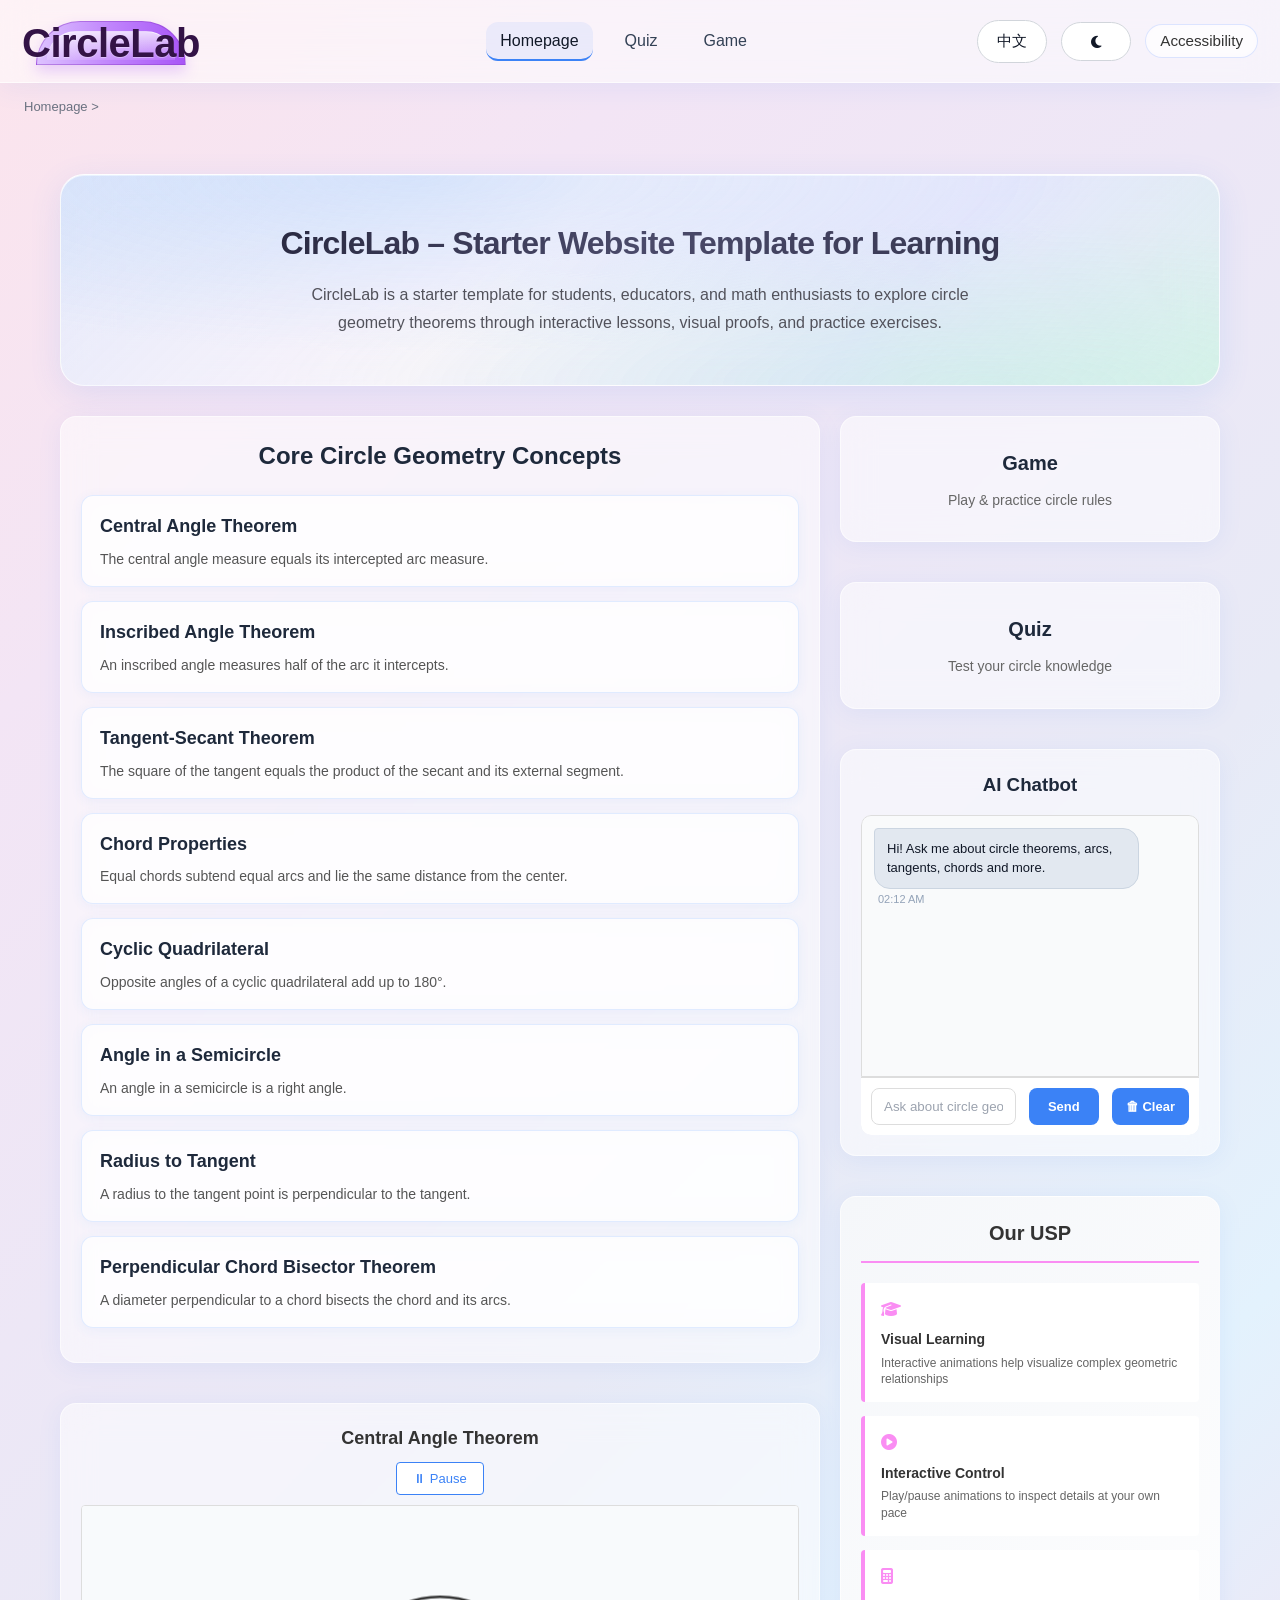
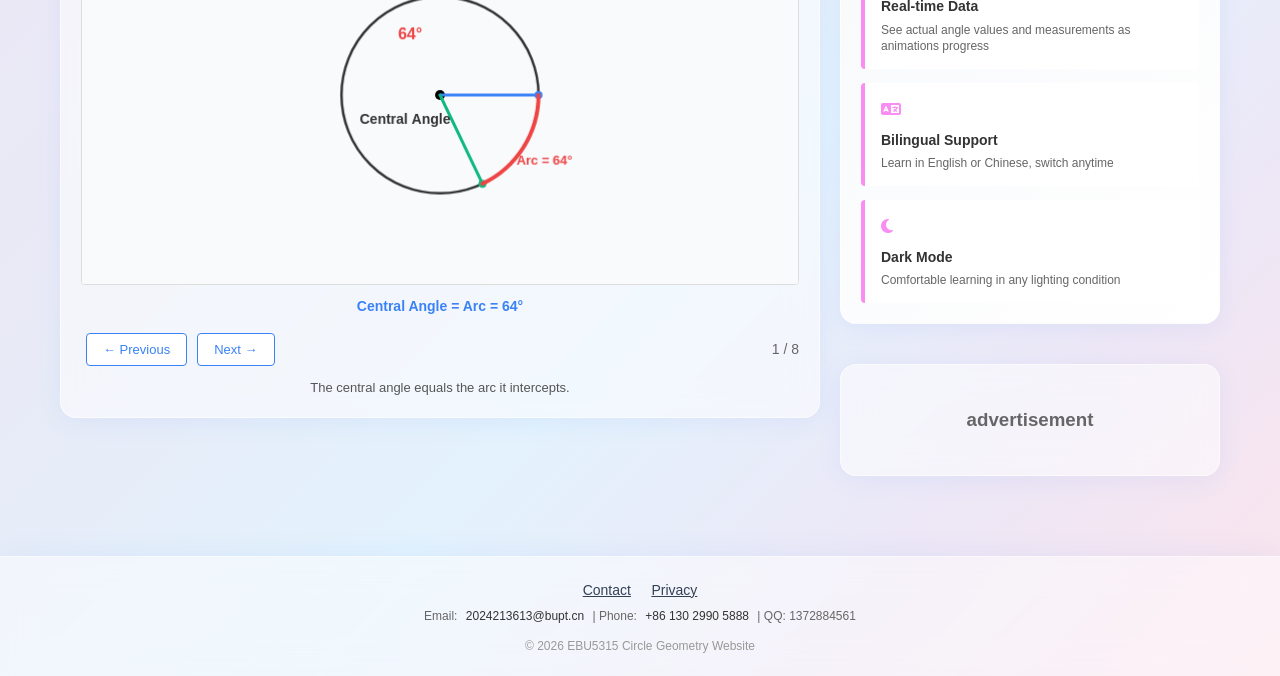
<file: Homepage/index.html>
<!DOCTYPE html>
<html lang="en">
<head>
    <meta charset="UTF-8">
    <meta name="viewport" content="width=device-width, initial-scale=1.0">
    <title>CircleLab - Learn Circle Geometry</title>
    <!-- 外部CSS文件引入（作业要求） -->
    <link rel="stylesheet" href="styles.css">
    <!-- 引入字体图标（简约风格） -->
    <link rel="stylesheet" href="https://cdnjs.cloudflare.com/ajax/libs/font-awesome/6.4.0/css/all.min.css">
</head>
<body>
    <!-- 头部导航栏 -->
    <nav class="navbar">
        <a href="index.html" class="logo brand-logo" aria-label="CircleLab homepage">
            <span class="brand-lockup" aria-hidden="true">
                <span class="brand-mark"></span>
                <span class="brand-text">CircleLab</span>
            </span>
        </a>
        <ul class="nav-menu">
            <li><a href="index.html" class="nav-link active">Homepage</a></li>
            <li><a href="../Quiz/quiz.html" class="nav-link">Quiz</a></li>
            <li><a href="../Game/game.html" class="nav-link">Game</a></li>
        </ul>
        <div class="nav-right">
            <!-- 中英双语切换 -->
            <button id="langToggle" class="lang-btn">中文</button>
            <!-- 夜间/日间模式切换按钮 -->
            <button id="themeToggle" class="theme-btn" title="切换日夜模式"><i class="fas fa-moon"></i></button>
            <button id="a11yToggleBtn" class="a11y-toggle-btn" type="button" aria-expanded="false">Accessibility</button>
            <div id="a11yPanel" class="a11y-panel" aria-label="Accessibility controls">
                <div class="a11y-controls">
                    <button id="fontDownBtn" class="a11y-btn" type="button">A-</button>
                    <button id="fontResetBtn" class="a11y-btn" type="button">A</button>
                    <button id="fontUpBtn" class="a11y-btn" type="button">A+</button>
                    <button id="colorSafeToggle" class="a11y-btn" type="button">Color Safe</button>
                </div>
            </div>
        </div>
    </nav>

    <!-- 面包屑导航（作业要求） -->
    <div class="breadcrumb">
        <a href="index.html">Homepage</a> >
    </div>

    <!-- 主内容区 -->
    <main class="container">
        <!-- 标题区域 -->
        <section class="hero">
            <h1>CircleLab – Starter Website Template for Learning</h1>
            <p>CircleLab is a starter template for students, educators, and math enthusiasts to explore circle geometry theorems through interactive lessons, visual proofs, and practice exercises.</p>
        </section>

        <!-- 核心内容网格 -->
        <div class="content-grid">
            <!-- 左侧核心概念区域 -->
            <div class="left-column">
                <!-- 圆几何核心概念 -->
                <div class="card concepts-card">
                    <h2>Core Circle Geometry Concepts</h2>
                    <div class="concept-item" data-theorem-index="0" id="concept1">
                        <h3>Central Angle Theorem</h3>
                        <p>The central angle measure equals its intercepted arc measure.</p>
                    </div>
                    <div class="concept-item" data-theorem-index="1" id="concept2">
                        <h3>Inscribed Angle Theorem</h3>
                        <p>An inscribed angle measures half of the arc it intercepts.</p>
                    </div>
                    <div class="concept-item" data-theorem-index="2" id="concept3">
                        <h3>Tangent-Secant Theorem</h3>
                        <p>The square of the tangent equals the product of the secant and its external segment.</p>
                    </div>
                    <div class="concept-item" data-theorem-index="3" id="concept4">
                        <h3>Chord Properties</h3>
                        <p>Equal chords subtend equal arcs and lie the same distance from the center.</p>
                    </div>
                    <div class="concept-item" data-theorem-index="4" id="concept5">
                        <h3>Cyclic Quadrilateral</h3>
                        <p>Opposite angles of a cyclic quadrilateral add up to 180°.</p>
                    </div>
                    <div class="concept-item" data-theorem-index="5" id="concept6">
                        <h3>Angle in a Semicircle</h3>
                        <p>An angle in a semicircle is always a right angle (90°).</p>
                    </div>
                    <div class="concept-item" data-theorem-index="6" id="concept7">
                        <h3>Radius to Tangent</h3>
                        <p>The radius drawn to a tangent point is perpendicular to the tangent line.</p>
                    </div>
                    <div class="concept-item" data-theorem-index="7" id="concept8">
                        <h3>Perpendicular Chord Bisector Theorem</h3>
                        <p>A diameter perpendicular to a chord bisects the chord and its arcs.</p>
                    </div>
                </div>

                <!-- 视频区域 - 圆形定理动画演示 -->
                <div class="card video-card">
                    <h3 id="theorem-title" class="theorem-title">Central Angle Theorem</h3>
                    <div class="theorem-controls">
                        <button id="playPauseBtn" class="theorem-btn theorem-btn-compact">⏸ Pause</button>
                    </div>
                    <div class="canvas-container">
                        <canvas id="theoremCanvas"></canvas>
                    </div>
                    <div id="theorem-info" class="theorem-info"></div>
                    <div class="theorem-footer">
                        <div class="theorem-navs">
                            <button id="prevTheorem" class="theorem-btn">← Previous</button>
                            <button id="nextTheorem" class="theorem-btn">Next →</button>
                        </div>
                        <div id="theorem-counter" class="theorem-counter">1 / 5</div>
                    </div>
                    <p id="theorem-description" class="theorem-description"></p>
                                    </div>
            </div>

            <!-- 右侧功能区域 -->
            <div class="right-column">
                <!-- Game入口 -->
                <div class="card action-card game-card" data-target="game" role="button" tabindex="0">
                    <h3>Game</h3>
                    <p>Play & practice circle rules</p>
                </div>

                <!-- Quiz入口 -->
                <div class="card action-card quiz-card" data-target="quiz" role="button" tabindex="0">
                    <h3>Quiz</h3>
                    <p>Test your circle knowledge</p>
                </div>

                <!-- AI聊天机器人 -->
                <div class="card ai-card">
                    <h3 id="aiChatTitle">AI Chatbot</h3>
                    <div class="chat-window">
                        <div class="chat-history" id="chatHistory"></div>
                        <div class="chat-input-row">
                            <input id="chatInput" type="text" placeholder="Ask about circle geometry...">
                            <button id="chatSendBtn" class="theorem-btn">Send</button>
                        </div>
                    </div>
                </div>

                <!-- USP区域 - 核心优势 -->
                <div class="card usp-card">
                    <h2 id="usp-title">Our USP</h2>
                    <div class="usp-items">
                        <div class="usp-item" id="usp1">
                            <i class="fas fa-graduation-cap"></i>
                            <h4>Visual Learning</h4>
                            <p>Interactive animations help visualize complex geometric relationships</p>
                        </div>
                        <div class="usp-item" id="usp2">
                            <i class="fas fa-play-circle"></i>
                            <h4>Interactive Control</h4>
                            <p>Play/pause animations to inspect details at your own pace</p>
                        </div>
                        <div class="usp-item" id="usp3">
                            <i class="fas fa-calculator"></i>
                            <h4>Real-time Data</h4>
                            <p>See actual angle values and measurements as animations progress</p>
                        </div>
                        <div class="usp-item" id="usp4">
                            <i class="fas fa-language"></i>
                            <h4>Bilingual Support</h4>
                            <p>Learn in English or Chinese, switch anytime</p>
                        </div>
                        <div class="usp-item" id="usp5">
                            <i class="fas fa-moon"></i>
                            <h4>Dark Mode</h4>
                            <p>Comfortable learning in any lighting condition</p>
                        </div>
                    </div>
                </div>

                <!-- 广告区域 -->
                <div class="card ad-card">
                    <h3>advertisement</h3>
                </div>
            </div>
        </div>
    </main>

    <!-- 定理详情弹框 -->
    <div class="modal-overlay hidden" id="theoremModal">
        <div class="modal-card">
            <button class="modal-close" id="modalCloseBtn">×</button>
            <h2 id="modalTheoremTitle">Detail</h2>
            <p id="modalTheoremBody"></p>
            <p id="modalTheoremDetail" class="modal-detail"></p>
            <button id="modalSelectBtn" class="theorem-btn">Use this animation</button>
        </div>
    </div>

    <div class="modal-overlay hidden" id="contactModal">
        <div class="modal-card">
            <button class="modal-close" id="contactModalCloseBtn">×</button>
            <h2 id="contactTitle">Contact Us</h2>
            <form id="contactForm" novalidate>
                <label for="contactName" id="contactNameLabel">Name (optional)</label>
                <input id="contactName" name="name" type="text" autocomplete="name" placeholder="How should we address you?">

                <label for="contactEmail" id="contactEmailLabel">Email</label>
                <input id="contactEmail" name="email" type="email" autocomplete="email" placeholder="you@example.com" required>

                <label for="contactMessage" id="contactMessageLabel">Message</label>
                <textarea id="contactMessage" name="message" rows="4" placeholder="Tell us what you need help with." required></textarea>

                <button id="contactSubmitBtn" type="submit" class="theorem-btn">Send Message</button>
                <p id="contactStatus" class="contact-status" aria-live="polite"></p>
            </form>
        </div>
    </div>

    <div class="modal-overlay hidden" id="policyModal">
        <div class="modal-card">
            <button class="modal-close" id="policyModalCloseBtn">×</button>
            <h2 id="policyTitle">Privacy & Preference</h2>
            <p id="policySummary">We only store local preferences (language, theme, accessibility, consent choices) in your browser and do not send personal data to a server.</p>
            <div class="policy-options">
                <label><input type="checkbox" id="optOutAds"> <span id="optOutAdsLabel">Opt out of personalized ads</span></label>
                <label><input type="checkbox" id="optOutAnalytics"> <span id="optOutAnalyticsLabel">Opt out of analytics cookies</span></label>
                <label><input type="checkbox" id="hideAds"> <span id="hideAdsLabel">Hide ad banner</span></label>
            </div>
            <button id="savePolicyBtn" class="theorem-btn" type="button">Save Preferences</button>
            <p id="policyStatus" class="policy-status" aria-live="polite"></p>
        </div>
    </div>

    <!-- 页脚 -->
    <footer class="footer">
        <div class="footer-links">
            <button id="openContactModalBtn" type="button" class="footer-link-btn">Contact</button>
            <button id="openPolicyModalBtn" type="button" class="footer-link-btn">Privacy</button>
            <p class="contact-details">Email: <a href="mailto:2024213613@bupt.cn">2024213613@bupt.cn</a> | Phone: <a href="tel:+8613029905888">+86 130 2990 5888</a> | QQ: 1372884561</p>
        </div>
        <div class="copyright">
            &copy; 2026 EBU5315 Circle Geometry Website
        </div>
    </footer>

    <!-- 简单JS（V1版本基础交互） -->
    <script src="script.js"></script>
</body>
</html>
</file>
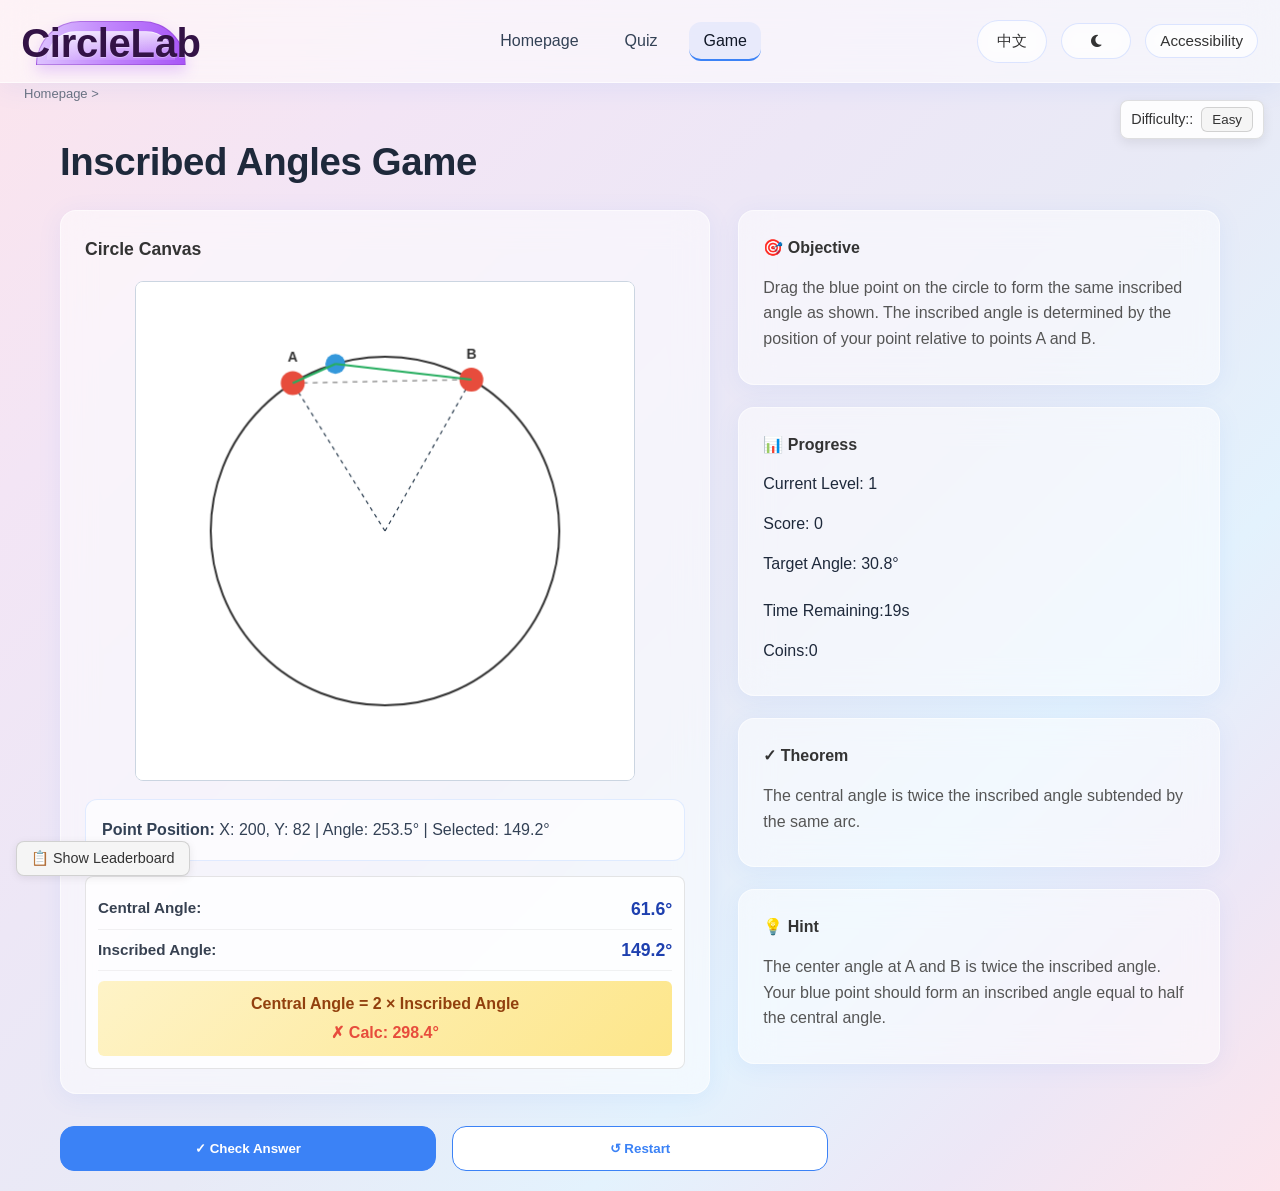
<file: game/game.html>
<!DOCTYPE html>
<html lang="en">
<head>
    <meta charset="UTF-8">
    <meta name="viewport" content="width=device-width, initial-scale=1.0">
    <title>CircleLab - Game</title>
    <link rel="stylesheet" href="game.css">
    <link rel="stylesheet" href="https://cdnjs.cloudflare.com/ajax/libs/font-awesome/6.4.0/css/all.min.css">
</head>
<body>
    <!-- 头部导航栏 -->
    <nav class="navbar">
        <a href="../HomePage/index.html" class="logo brand-logo" aria-label="CircleLab homepage">
            <span class="brand-lockup" aria-hidden="true">
                <span class="brand-mark"></span>
                <span class="brand-text">CircleLab</span>
            </span>
        </a>
        <ul class="nav-menu">
            <li><a href="../HomePage/index.html" class="nav-link">Homepage</a></li>
            <li><a href="../Quiz/quiz.html" class="nav-link">Quiz</a></li>
            <li><a href="game.html" class="nav-link active">Game</a></li>
        </ul>
        <div class="nav-right">
            <!-- 中英双语切换 -->
            <button id="langToggle" class="lang-btn">中文</button>
            <!-- 夜间/日间模式切换按钮 -->
            <button id="themeToggle" class="theme-btn" title="切换日夜模式"><i class="fas fa-moon"></i></button>
            <button id="a11yToggleBtn" class="a11y-toggle-btn" type="button" aria-expanded="false">Accessibility</button>
            <div id="a11yPanel" class="a11y-panel" aria-label="Accessibility controls">
                <div class="a11y-controls">
                    <button id="fontDownBtn" class="a11y-btn" type="button">A-</button>
                    <button id="fontResetBtn" class="a11y-btn" type="button">A</button>
                    <button id="fontUpBtn" class="a11y-btn" type="button">A+</button>
                    <button id="colorSafeToggle" class="a11y-btn" type="button">Color Safe</button>
                </div>
            </div>
        </div>
    </nav>

    <!-- 面包屑导航 -->
    <div class="breadcrumb" id="breadcrumb">
        <a href="../HomePage/index.html">Homepage</a> >
    </div>

    <!-- Main Game Content -->
    <main class="game-page container">
        <h1 class="page-title">Inscribed Angles Game</h1>

        <div class="game-layout">
            <!-- Left: Canvas Section -->
            <div class="canvas-section card">
                <h3 class="canvas-title">Circle Canvas</h3>
                <canvas id="gameCanvas" width="500" height="500"></canvas>
                <div class="position-display">
                    <strong>Point Position:</strong> <span id="positionInfo">X: 0, Y: 0 | Angle: 0°</span>
                </div>
                <!-- 圆心角与圆周角实时显示 -->
                <div class="angle-display">
                    <div class="angle-item">
                        <span class="angle-label">圆心角 :</span>
                        <span class="angle-value" id="centralAngleDisplay">0°</span>
                    </div>
                    <div class="angle-item">
                        <span class="angle-label">圆周角 :</span>
                        <span class="angle-value" id="inscribedAngleDisplay">0°</span>
                    </div>
                    <div class="angle-verification">
                        <span class="verification-text" id="verificationText">圆心角 = 2 × 圆周角</span>
                        <span class="verification-result" id="verificationResult"></span>
                    </div>
                </div>
            </div>

            <!-- Right: Info Panel -->
            <div class="info-panel">
                <!-- Objective Card -->
                <div class="info-card card">
                    <h4 class="card-title">Objective</h4>
                    <div class="card-content">
                        <p>Drag the blue point on the circle to form the same inscribed angle as shown. The inscribed angle is determined by the position of your point relative to points A and B.</p>
                    </div>
                </div>

                <!-- Score & Level Card -->
                <div class="info-card card">
                    <h4 class="card-title">Progress</h4>
                    <div class="stat-row">
                        <span class="stat-label">Current Level:</span>
                        <span class="stat-value" id="levelDisplay">1</span>
                    </div>
                    <div class="stat-row">
                        <span class="stat-label">Score:</span>
                        <span class="stat-value" id="scoreDisplay">0</span>
                    </div>
                    <div class="stat-row">
                        <span class="stat-label">Target Angle:</span>
                        <span class="stat-value" id="angleDisplay">--</span>
                    </div>
                </div>

                <!-- Theorem Card -->
                <div class="info-card card">
                    <h4 class="card-title">Theorem</h4>
                    <div class="theorem-text" id="theoremText">
                        Inscribed angles subtended by the same arc are equal.
                    </div>
                </div>

                <!-- Hint Card -->
                <div class="info-card card">
                    <h4 class="card-title">Hint</h4>
                    <div class="hint-text" id="hintText">
                        Look for points on the circle that form the same angle when looking at points A and B. The angle remains constant on the same arc.
                    </div>
                </div>

                <!-- Feedback Box -->
                <div class="feedback-box" id="feedbackBox"></div>
            </div>
        </div>

        <!-- Control Buttons -->
        <div class="button-group">
            <button class="btn btn-primary" id="checkBtn" onclick="checkAnswer()">Check Answer</button>
            <button class="btn btn-secondary" id="nextBtn" onclick="nextLevel()" style="display: none;">Next Level</button>
            <button class="btn btn-secondary" id="restartBtn" onclick="restartGame()">Restart</button>
        </div>
    </main>

    <script src="game.js"></script>
</body>
</html>
</file>
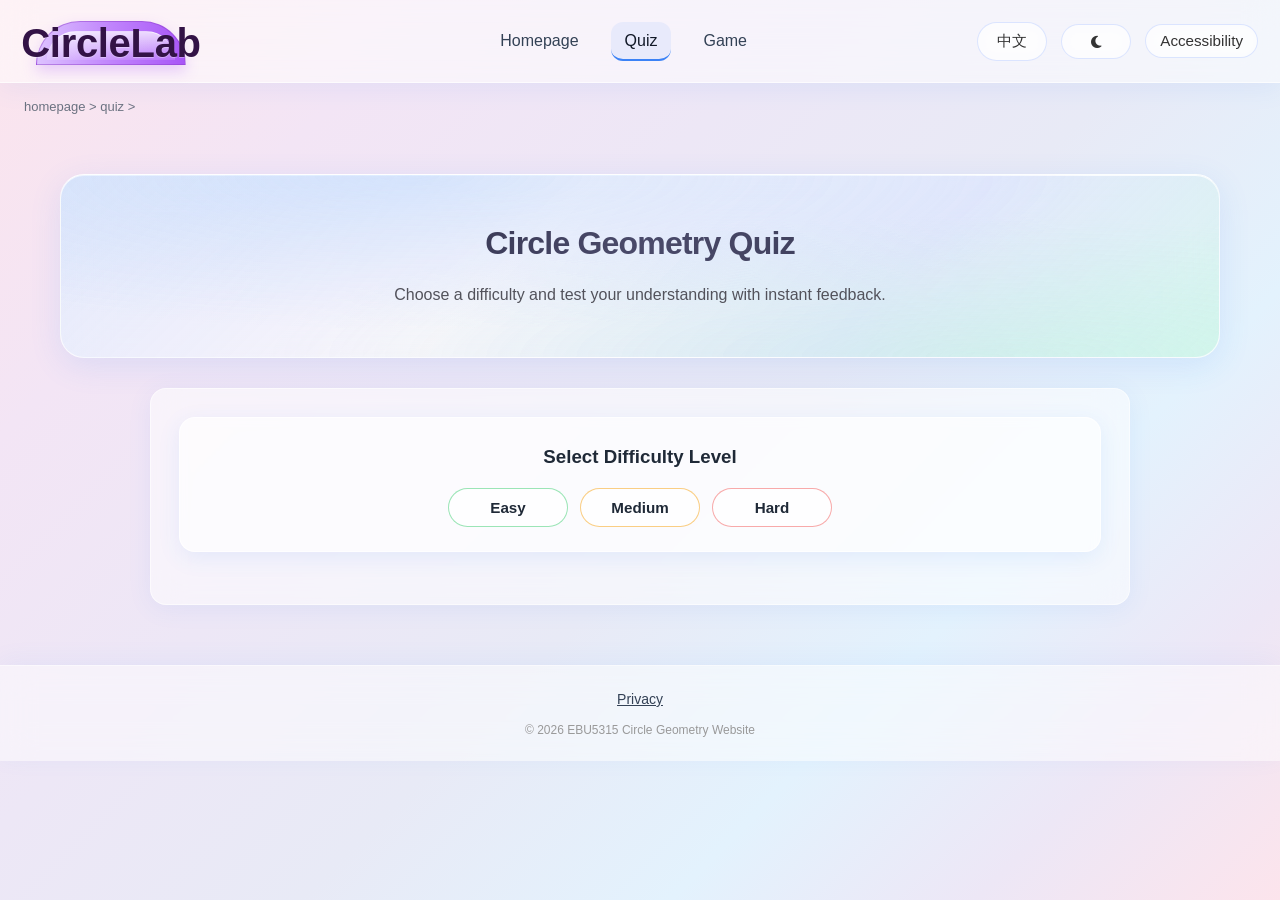
<file: quiz/quiz.html>
<!DOCTYPE html>
<html lang="en">
<head>
    <meta charset="UTF-8">
    <meta name="viewport" content="width=device-width, initial-scale=1.0">
    <title>CircleLab - Circle Geometry Quiz</title>
    <!-- 外部CSS文件引入 -->
    <link rel="stylesheet" href="quiz.css">
    <!-- 引入字体图标 -->
    <link rel="stylesheet" href="https://cdnjs.cloudflare.com/ajax/libs/font-awesome/6.4.0/css/all.min.css">
</head>
<body>
    <!-- 头部导航栏 -->
    <nav class="navbar">
        <a href="../HomePage/index.html" class="logo brand-logo" aria-label="CircleLab homepage">
            <span class="brand-lockup" aria-hidden="true">
                <span class="brand-mark"></span>
                <span class="brand-text" id="logoImg">CircleLab</span>
            </span>
        </a>
        <ul class="nav-menu">
            <li><a href="../HomePage/index.html" class="nav-link" id="navHome">Homepage</a></li>
            <li><a href="quiz.html" class="nav-link active" id="navQuiz">Quiz</a></li>
            <li><a href="../Game/game.html" class="nav-link" id="navGame">Game</a></li>
        </ul>
        <div class="nav-right">
            <!-- 中英双语切换 -->
            <button id="langToggle" class="lang-btn">中文</button>
            <!-- 夜间/日间模式切换按钮 -->
            <button id="themeToggle" class="theme-btn" title="切换日夜模式"><i class="fas fa-moon"></i></button>
            <button id="a11yToggleBtn" class="a11y-toggle-btn" type="button" aria-expanded="false">Accessibility</button>
            <div id="a11yPanel" class="a11y-panel" aria-label="Accessibility controls">
                <div class="a11y-controls">
                    <button id="fontDownBtn" class="a11y-btn" type="button">A-</button>
                    <button id="fontResetBtn" class="a11y-btn" type="button">A</button>
                    <button id="fontUpBtn" class="a11y-btn" type="button">A+</button>
                    <button id="colorSafeToggle" class="a11y-btn" type="button">Color Safe</button>
                </div>
            </div>
        </div>
    </nav>

    <!-- 面包屑导航 -->
    <div class="breadcrumb" id="breadcrumb">
        <a href="../HomePage/index.html">Homepage</a> >
    </div>

    <!-- 主内容区 -->
    <main class="container">
        <!-- 标题区域 -->
        <section class="hero">
            <h1>Circle Geometry Quiz</h1>
            <p>Choose a difficulty and test your understanding with instant feedback.</p>
        </section>

        <!-- Quiz内容区域 -->
        <section class="card quiz-shell">
            <div class="difficulty-selector" id="difficultySelector">
                <h3 id="diffPrompt">Select Difficulty Level</h3>
                <div class="diff-buttons">
                    <button class="diff-btn" data-diff="easy" id="diffEasy">Easy</button>
                    <button class="diff-btn" data-diff="medium" id="diffMedium">Medium</button>
                    <button class="diff-btn" data-diff="hard" id="diffHard">Hard</button>
                </div>
            </div>

            <div class="quiz-header" id="quizHeader" style="display: none;">
                <span id="question-number">Question 1/5</span>
                <div class="score-info">
                    <span id="score">Score: 0/5</span>
                    <small id="points-per-question" style="display: none; color: #64748b; margin-left: 8px;">
                        (1 point per question)
                    </small>
                </div>
            </div>

            <h2 id="question-text" style="display: none;">What is the radius of a circle with equation x² + y² = 25?</h2>

            <div class="options-container" id="optionsContainer" style="display: none;"></div>

            <div class="nav-buttons" id="navButtons" style="display: none;">
                <button id="prevBtn" class="theorem-btn">Previous</button>
                <button id="nextBtn" class="theorem-btn">Next</button>
            </div>
        </section>


    </main>

    <!-- 隐私政策弹框 -->
    <div class="modal-overlay hidden" id="policyModal">
        <div class="modal-card">
            <button class="modal-close" id="policyModalCloseBtn">×</button>
            <h2 id="policyTitle">Privacy & Preference</h2>
            <p id="policySummary">We only store local preferences (language, theme, accessibility, consent choices) in your browser and do not send personal data to a server.</p>
            <div class="policy-options">
                <label><input type="checkbox" id="optOutAds"> <span id="optOutAdsLabel">Opt out of personalized ads</span></label>
                <label><input type="checkbox" id="optOutAnalytics"> <span id="optOutAnalyticsLabel">Opt out of analytics cookies</span></label>
                <label><input type="checkbox" id="hideAds"> <span id="hideAdsLabel">Hide ad banner</span></label>
            </div>
            <button id="savePolicyBtn" class="theorem-btn" type="button">Save Preferences</button>
            <p id="policyStatus" class="policy-status" aria-live="polite"></p>
        </div>
    </div>

    <!-- 页脚 -->
    <footer class="footer">
        <div class="footer-links">
            <button id="openPolicyModalBtn" type="button" class="footer-link-btn">Privacy</button>
        </div>
        <div class="copyright">
            &copy; 2026 EBU5315 Circle Geometry Website
        </div>
    </footer>

    <script src="quiz.js"></script>
</body>
</html>
</file>
<file: Homepage/styles.css>
﻿/* 全局重置与基础样式 */
* {
    margin: 0;
    padding: 0;
    box-sizing: border-box;
    font-family: 'Arial', sans-serif;
}

body {
    background: linear-gradient(
        135deg,
        #fce4ec 0%,
        #f3e5f5 20%,
        #ede7f6 38%,
        #e8eaf6 55%,
        #e3f2fd 72%,
        #ede7f6 86%,
        #fce4ec 100%
    );
    background-attachment: scroll;
    color: #1e293b;
    line-height: 1.6;
    min-height: 100vh;
    padding-top: var(--nav-offset, 78px);
}

html,
body {
    overflow-x: hidden;
    overflow-y: auto;
}

.container {
    max-width: 1200px;
    margin: 0 auto;
    width: min(1200px, 100%);
    padding: 20px;
}

/* 头部导航 */
.header {
    display: flex;
    justify-content: space-between;
    align-items: center;
    padding: 15px 30px;
    background-color: #fff;
    border-bottom: 2px solid #000;
}

.logo {
    font-size: 24px;
    font-weight: bold;
    border: 1px solid #000;
    padding: 5px 15px;
    border-radius: 20px;
}

.main-nav ul {
    display: flex;
    list-style: none;
    gap: 30px;
}

.main-nav a {
    text-decoration: none;
    color: #333;
    font-size: 16px;
}

.main-nav a.active {
    font-weight: bold;
    border-bottom: 2px solid #000;
}

.nav-right {
    display: flex;
    gap: 15px;
    align-items: center;
    position: relative;
}

.a11y-panel {
    position: absolute;
    top: calc(100% + 8px);
    right: 0;
    display: none;
    padding: 10px;
    border-radius: 12px;
    background: rgba(255, 255, 255, 0.92);
    border: 1px solid rgba(148, 163, 184, 0.45);
    box-shadow: 0 8px 24px rgba(15, 23, 42, 0.16);
    z-index: 1100;
}

.a11y-panel.open {
    display: block;
}

.a11y-controls {
    display: flex;
    align-items: center;
    gap: 6px;
    flex-wrap: wrap;
}

.lang-btn,
.theme-btn,
.a11y-toggle-btn,
.a11y-btn {
    padding: 8px 14px;
    border: 1px solid rgba(180, 200, 255, 0.45);
    background: rgba(255, 255, 255, 0.50);
    backdrop-filter: blur(8px);
    -webkit-backdrop-filter: blur(8px);
    cursor: pointer;
    border-radius: 999px;
    color: #333;
    transition: background-color 0.2s ease, color 0.2s ease, transform 0.2s ease;
}

.nav-right > button,
.main-nav a {
    min-width: 70px;
    text-align: center;
}

#a11yToggleBtn,
#a11yPanel .a11y-btn {
    padding: 8px 14px;
    font-size: 0.95rem;
    line-height: 1;
}

.lang-btn:hover,
.theme-btn:hover,
.a11y-toggle-btn:hover,
.a11y-btn:hover,
.main-nav a:hover {
    background-color: rgba(0, 0, 0, 0.08);
    color: #000;
    transform: translateY(-1px);
}

.main-nav a {
    padding: 8px 12px;
    border-radius: 8px;
}

.nav-right button:hover {
    box-shadow: 0 4px 12px rgba(0,0,0,0.12);
}

.lang-btn:focus,
.theme-btn:focus,
.a11y-toggle-btn:focus,
.a11y-btn:focus {
    outline: none;
    box-shadow: 0 0 0 2px rgba(0, 0, 0, 0.15);
}

.theme-btn i {
    font-size: 14px;
    width: 14px;
    height: 14px;
    display: inline-flex;
    align-items: center;
    justify-content: center;
    line-height: 1;
}

.main-nav a {
    color: #333;
    font-size: 16px;
    transition: color 0.2s ease, border-bottom-color 0.2s ease;
}

.main-nav a:hover {
    color: #000;
}

.card {
    background: rgba(255, 255, 255, 0.52);
    backdrop-filter: blur(16px);
    -webkit-backdrop-filter: blur(16px);
    border: 1px solid rgba(255, 255, 255, 0.55);
    padding: 20px;
    margin-bottom: 20px;
    border-radius: 16px;
    box-shadow: 0 4px 24px rgba(59, 130, 246, 0.08);
    transition: transform 0.2s ease, box-shadow 0.2s ease;
}


/* 面包屑导航 */
.breadcrumb {
    padding: 6px 24px;
    font-size: 13px;
    color: #6b7280;
    background: transparent;
    border-bottom: none;
}

.breadcrumb a {
    color: #6b7280;
    text-decoration: none;
    display: inline-flex;
    align-items: center;
    gap: 4px;
    transition: color 0.2s;
}

.breadcrumb a:hover {
    color: #374151;
    text-decoration: none;
}

/* 英雄区标题 */
.hero {
    text-align: center;
    margin: 30px 0;
    background: linear-gradient(
        135deg,
        rgba(219, 234, 254, 0.72) 0%,
        rgba(255, 255, 255, 0.58) 40%,
        rgba(224, 231, 255, 0.65) 70%,
        rgba(209, 250, 229, 0.50) 100%
    );
    backdrop-filter: blur(24px);
    -webkit-backdrop-filter: blur(24px);
    border: 1px solid rgba(255, 255, 255, 0.70);
    border-top: 1px solid rgba(255, 255, 255, 0.90);
    border-radius: 24px;
    padding: 48px 40px;
    box-shadow:
        0 8px 32px rgba(59, 130, 246, 0.12),
        0 1px 0 rgba(255, 255, 255, 0.80) inset;
    position: relative;
    overflow: hidden;
}

.hero::before {
    content: '';
    position: absolute;
    inset: 0;
    background: radial-gradient(
        ellipse at 30% 0%,
        rgba(147, 197, 253, 0.30) 0%,
        transparent 60%
    ),
    radial-gradient(
        ellipse at 80% 100%,
        rgba(167, 243, 208, 0.25) 0%,
        transparent 55%
    );
    border-radius: inherit;
    pointer-events: none;
}

.hero h1 {
    font-size: 32px;
    margin-bottom: 18px;
    background: linear-gradient(120deg, #1a1a2e 0%, #4a4a6a 50%, #2d2d44 100%);
    -webkit-background-clip: text;
    -webkit-text-fill-color: transparent;
    background-clip: text;
    font-weight: 800;
    letter-spacing: -0.8px;
    line-height: 1.25;
    position: relative;
}

.hero p {
    font-size: 16px;
    color: #52525b;
    max-width: 720px;
    margin: 0 auto;
    line-height: 1.75;
    font-weight: 400;
    position: relative;
}

/* 内容网格布局 */
.content-grid {
    display: grid;
    grid-template-columns: 2fr 1fr;
    gap: 20px;
    margin-top: 20px;
}

.left-column,
.right-column {
    min-width: 0;
}

/* 通用卡片样式（玻璃拟态） */
.card {
    background: rgba(255, 255, 255, 0.52);
    backdrop-filter: blur(16px);
    -webkit-backdrop-filter: blur(16px);
    border: 1px solid rgba(255, 255, 255, 0.55);
    padding: 20px;
    margin-bottom: 20px;
    border-radius: 16px;
    box-shadow: 0 4px 24px rgba(59, 130, 246, 0.08);
    transition: transform 0.2s ease, box-shadow 0.2s ease;
}

/* 左侧列样式 */
.left-column {
    display: flex;
    flex-direction: column;
    gap: 20px;
}

.concepts-card h2 {
    text-align: center;
    margin-bottom: 20px;
}

.concept-item {
    background: rgba(255, 255, 255, 0.62);
    backdrop-filter: blur(12px);
    -webkit-backdrop-filter: blur(12px);
    border: 1px solid rgba(200, 220, 255, 0.55);
    border-radius: 12px;
    padding: 16px 18px;
    margin-bottom: 14px;
    box-shadow: 0 2px 12px rgba(59, 130, 246, 0.07);
    cursor: pointer;
    transition: transform 0.2s ease, border-color 0.2s ease, box-shadow 0.2s ease;
}

.concept-item:hover {
    transform: translateY(-3px);
    border-color: #3b82f6;
    background-color: #f8fbff;
}

.concept-item h3 {
    font-size: 18px;
    margin-bottom: 8px;
}

.concept-item p {
    font-size: 14px;
    color: #555;
    line-height: 1.5;
    margin: 0;
}

/* 视频卡片动画演示 */
.video-card {
    text-align: center;
}

.video-card h3 {
    font-size: 18px;
    color: #333;
    margin-bottom: 10px;
}

.theorem-title {
    text-align: center;
    margin-bottom: 15px;
}

.theorem-controls {
    text-align: center;
    margin-bottom: 10px;
}

.theorem-btn-compact {
    padding: 8px 12px;
    font-size: 12px;
}

.theorem-info {
    text-align: center;
    font-size: 14px;
    font-weight: 700;
    color: #3b82f6;
    margin-top: 10px;
    min-height: 20px;
}

.theorem-footer {
    display: flex;
    justify-content: space-between;
    align-items: center;
    margin-top: 15px;
}

.theorem-navs {
    display: flex;
    align-items: center;
}

.theorem-counter {
    font-size: 14px;
    color: #666;
}

.theorem-description {
    font-size: 13px;
    color: #555;
    margin-top: 12px;
    line-height: 1.5;
}

.resource-links {
    margin-top: 10px;
    display: flex;
    flex-wrap: wrap;
    gap: 8px;
    align-items: center;
    font-size: 12px;
    color: #475569;
}

.resource-links a {
    color: #2563eb;
    text-decoration: none;
    font-weight: 600;
}

.resource-links a:hover {
    text-decoration: underline;
}

.canvas-container {
    width: 100%;
    height: clamp(250px, 48vw, 380px);
    border: 1px solid #ddd;
    border-radius: 4px;
    display: flex;
    align-items: center;
    justify-content: center;
    background-color: #ffffff;
    overflow: hidden;
}

#theoremCanvas {
    width: 100% !important;
    height: 100% !important;
    display: block;
}

.theorem-btn {
    padding: 8px 16px;
    margin: 0 5px;
    border: 1px solid #3b82f6;
    background-color: #ffffff;
    color: #3b82f6;
    border-radius: 4px;
    cursor: pointer;
    transition: all 0.2s ease;
    font-size: 13px;
    font-weight: 500;
}

.theorem-btn:hover {
    background-color: #3b82f6;
    color: #ffffff;
}

.theorem-btn:disabled {
    border-color: #cbd5e1;
    color: #94a3b8;
    cursor: not-allowed;
    background-color: #f1f5f9;
}

/* 夜间模式下的canvas */
body.dark-mode .canvas-container,
body.dark .canvas-container {
    background-color: #1e293b;
    border-color: #334155;
}

body.dark-mode #theoremCanvas,
body.dark #theoremCanvas {
    background-color: #1e293b !important;
}

body.dark-mode .theorem-btn,
body.dark .theorem-btn {
    background-color: #1e293b;
    border-color: #3b82f6;
    color: #93c5fd;
}

body.dark-mode .theorem-btn:hover,
body.dark .theorem-btn:hover {
    background-color: #3b82f6;
    color: #ffffff;
}

/* USP区域 */
.usp-card {
    background: linear-gradient(135deg, #f5f7fa 0%, #ffffff 100%);
}

.usp-card h2 {
    text-align: center;
    margin-bottom: 20px;
    font-size: 20px;
    color: #333;
    border-bottom: 2px solid #fa8df3;
    padding-bottom: 12px;
}

.usp-items {
    display: flex;
    flex-direction: column;
    gap: 14px;
}

.usp-item {
    background: #ffffff;
    padding: 14px 16px;
    border-left: 4px solid #fa8df3;
    border-radius: 4px;
    transition: all 0.2s ease;
}

.usp-item i {
    color: #fa8df3;
    font-size: 16px;
    margin-right: 10px;
}

.usp-item h4 {
    font-size: 14px;
    font-weight: 600;
    color: #333;
    margin: 6px 0 4px 0;
}

.usp-item p {
    font-size: 12px;
    color: #666;
    margin: 0;
    line-height: 1.4;
}

.modal-overlay {
    position: fixed;
    inset: 0;
    background: rgba(15, 23, 42, 0.65);
    display: flex;
    align-items: center;
    justify-content: center;
    z-index: 50;
    padding: 20px;
}

.modal-overlay.hidden {
    display: none;
}

.modal-card {
    width: min(620px, 100%);
    max-height: min(82vh, 760px);
    overflow-y: auto;
    background: #ffffff;
    border-radius: 16px;
    padding: 26px;
    box-shadow: 0 24px 60px rgba(15, 23, 42, 0.2);
    position: relative;
}

.modal-close {
    position: absolute;
    top: 16px;
    right: 16px;
    border: none;
    background: transparent;
    font-size: 24px;
    cursor: pointer;
    color: #334155;
}

.modal-card h2 {
    margin-bottom: 14px;
    font-size: 22px;
}

.modal-card p {
    margin-bottom: 12px;
    color: #475569;
    line-height: 1.65;
}

.modal-detail {
    font-weight: 600;
    color: #0f172a;
}

#modalSelectBtn {
    margin-top: 10px;
}

/* 右侧列样式 */
.right-column {
    display: flex;
    flex-direction: column;
    gap: 20px;
}

.action-card {
    text-align: center;
    padding: 30px 0;
}

.action-card h3 {
    font-size: 20px;
    margin-bottom: 10px;
}

.action-card p {
    color: #666;
    font-size: 14px;
}

.action-card[data-target] {
    cursor: pointer;
}

.action-card[data-target]:hover {
    transform: translateY(-2px);
    box-shadow: 0 12px 24px rgba(59, 130, 246, 0.16);
    border-color: #3b82f6;
}

/* AI聊天机器人 */
.ai-card h3 {
    margin-bottom: 15px;
    text-align: center;
}

.chat-window {
    display: flex;
    flex-direction: column;
    gap: 0;
    height: 320px;
    border-radius: 10px;
    overflow: hidden;
    box-shadow: inset 0 1px 3px rgba(0, 0, 0, 0.05);
}

.chat-history {
    flex: 1;
    padding: 12px;
    border: 1px solid #ddd;
    border-radius: 10px 10px 0 0;
    overflow-y: auto;
    background-color: #f9fafb;
    display: flex;
    flex-direction: column;
    gap: 8px;
    scroll-behavior: smooth;
}

.chat-history::-webkit-scrollbar {
    width: 6px;
}

.chat-history::-webkit-scrollbar-track {
    background: rgba(0, 0, 0, 0.05);
}

.chat-history::-webkit-scrollbar-thumb {
    background: rgba(0, 0, 0, 0.15);
    border-radius: 3px;
}

.chat-history::-webkit-scrollbar-thumb:hover {
    background: rgba(0, 0, 0, 0.25);
}

.chat-message {
    display: flex;
    flex-direction: column;
    margin-bottom: 0;
    font-size: 13px;
    line-height: 1.5;
    animation: slideIn 0.3s ease-out;
}

@keyframes slideIn {
    from {
        opacity: 0;
        transform: translateY(8px);
    }
    to {
        opacity: 1;
        transform: translateY(0);
    }
}

.chat-message.user {
    align-items: flex-end;
}

.chat-message.user .message-bubble {
    display: inline-block;
    background: linear-gradient(135deg, #3b82f6 0%, #2563eb 100%);
    color: #fff;
    border-radius: 16px 4px 16px 16px;
    box-shadow: 0 2px 4px rgba(59, 130, 246, 0.2);
}

.chat-message.bot .message-bubble {
    display: inline-block;
    background-color: #e2e8f0;
    color: #111827;
    border-radius: 4px 16px 16px 16px;
    border: 1px solid #cbd5e1;
}

.message-bubble {
    padding: 10px 12px;
    max-width: 85%;
    word-break: break-word;
}

.message-time {
    font-size: 11px;
    color: #94a3b8;
    margin-top: 2px;
    padding: 0 4px;
}

.chat-message.user .message-time {
    color: rgba(100, 150, 200, 0.7);
}

/* Typing指示器 */
.typing-bubble {
    display: flex;
    align-items: center;
    gap: 4px;
}

.typing-dot {
    width: 6px;
    height: 6px;
    border-radius: 50%;
    background-color: #94a3b8;
    animation: typing 1.4s infinite;
}

.typing-dot:nth-child(2) {
    animation-delay: 0.2s;
}

.typing-dot:nth-child(3) {
    animation-delay: 0.4s;
}

@keyframes typing {
    0%, 60%, 100% {
        opacity: 0.5;
        transform: translateY(0);
    }
    30% {
        opacity: 1;
        transform: translateY(-8px);
    }
}

.chat-input-row {
    display: flex;
    gap: 8px;
    padding: 10px;
    background: white;
    border-top: 1px solid #ddd;
    border-radius: 0 0 10px 10px;
    flex-wrap: wrap;
}

.chat-input-row input {
    flex: 1;
    min-width: 100px;
    padding: 10px 12px;
    border: 1px solid #ddd;
    border-radius: 8px;
    font-family: Arial, sans-serif;
    outline: none;
    transition: all 0.2s ease;
}

.chat-input-row input:focus {
    border-color: #3b82f6;
    box-shadow: 0 0 0 3px rgba(59, 130, 246, 0.1);
}

.chat-input-row input::placeholder {
    color: #9ca3af;
}

.chat-input-row button {
    padding: 10px 14px;
    min-width: 70px;
    border: none;
    border-radius: 8px;
    background: #3b82f6;
    color: white;
    font-weight: 600;
    cursor: pointer;
    transition: all 0.2s ease;
}

.chat-input-row button:hover:not(:disabled) {
    background: #2563eb;
    transform: translateY(-1px);
    box-shadow: 0 2px 8px rgba(59, 130, 246, 0.3);
}

.chat-input-row button:disabled {
    opacity: 0.6;
    cursor: not-allowed;
}

.chat-clear-btn {
    padding: 10px 12px;
    min-width: 60px;
    background: #f3f4f6;
    color: #475569;
    border: 1px solid #ddd;
    border-radius: 8px;
    font-size: 13px;
    font-weight: 500;
    cursor: pointer;
    transition: all 0.2s ease;
}

.chat-clear-btn:hover {
    background: #e5e7eb;
    color: #1f2937;
    box-shadow: 0 1px 3px rgba(0, 0, 0, 0.1);
}

#contactModal form,
#policyModal .modal-card {
    display: flex;
    flex-direction: column;
    gap: 10px;
}

#contactModal label {
    font-size: 13px;
    color: #334155;
    font-weight: 600;
}

#contactModal input,
#contactModal textarea {
    width: 100%;
    border: 1px solid #cbd5e1;
    border-radius: 8px;
    padding: 10px 12px;
    font-size: 14px;
    background: #ffffff;
    color: #0f172a;
}

.contact-status,
.policy-status {
    min-height: 18px;
    font-size: 12px;
    color: #0f766e;
}

#policyModal p {
    font-size: 13px;
    color: #475569;
    line-height: 1.5;
}

.policy-options {
    display: flex;
    flex-direction: column;
    gap: 8px;
}

.policy-options label {
    font-size: 13px;
    color: #1f2937;
}

/* 广告区域 */
.ad-card {
    text-align: center;
    padding: 40px 0;
    color: #666;
}

/* 页脚样式 */
.footer {
    background: rgba(255, 255, 255, 0.48);
    backdrop-filter: blur(16px);
    -webkit-backdrop-filter: blur(16px);
    border-top: 1px solid rgba(255, 255, 255, 0.45);
    padding: 20px 30px;
    margin-top: 40px;
    text-align: center;
    box-shadow: 0 -4px 24px rgba(59, 130, 246, 0.06);
}

.footer-links {
    margin-bottom: 10px;
}

.footer-link-btn {
    border: none;
    background: transparent;
    color: #334155;
    text-decoration: underline;
    cursor: pointer;
    margin: 0 8px;
    font-size: 14px;
}

.footer-link-btn:hover {
    color: #0f172a;
}

.footer-links a {
    color: #333;
    text-decoration: none;
    margin: 0 5px;
}

.contact-details {
    font-size: 12px;
    color: #666;
    margin-top: 5px;
}

.copyright {
    font-size: 12px;
    color: #999;
}

/* 响应式基础适配（V1版本简化版） */
@media (max-width: 768px) {
    .content-grid {
        grid-template-columns: 1fr;
    }

    .header {
        flex-direction: column;
        gap: 15px;
    }

    .main-nav ul {
        gap: 15px;
    }
}

/* 夜间模式 */
body.dark,
body.dark-mode {
    background: linear-gradient(
        135deg,
        #1a0a12 0%,
        #1a0f2e 20%,
        #120a2e 38%,
        #0e1030 55%,
        #091428 72%,
        #130a2a 86%,
        #1a0a12 100%
    );
    background-attachment: scroll;
    color: #e2e8f0;
}

body.dark .navbar,
body.dark-mode .navbar,
body.dark .header,
body.dark-mode .header,
body.dark .card,
body.dark-mode .card,
body.dark .ai-card,
body.dark-mode .ai-card,
body.dark .video-card,
body.dark-mode .video-card,
body.dark .footer,
body.dark-mode .footer,
body.dark .canvas-container,
body.dark-mode .canvas-container,
body.dark .chat-history,
body.dark-mode .chat-history,
body.dark .chat-input-row input,
body.dark-mode .chat-input-row input,
body.dark .action-card,
body.dark-mode .action-card,
body.dark .usp-card,
body.dark-mode .usp-card {
    background: rgba(15, 23, 42, 0.60);
    backdrop-filter: blur(18px);
    -webkit-backdrop-filter: blur(18px);
    border-color: rgba(59, 130, 246, 0.18);
    color: #e2e8f0;
    box-shadow: 0 4px 24px rgba(0, 0, 0, 0.35);
}

body.dark .breadcrumb a,
body.dark-mode .breadcrumb a {
    color: #9ca3af;
}

body.dark .breadcrumb a:hover,
body.dark-mode .breadcrumb a:hover {
    color: #e2e8f0;
}

body.dark .breadcrumb,
body.dark-mode .breadcrumb {
    color: #9ca3af;
}

body.dark .footer-links a,
body.dark-mode .footer-links a,
body.dark .nav-menu a,
body.dark-mode .nav-menu a,
body.dark .card h3,
body.dark-mode .card h3,
body.dark .card h4,
body.dark-mode .card h4,
body.dark .card p,
body.dark-mode .card p,
body.dark .chat-message.bot .message-bubble,
body.dark-mode .chat-message.bot .message-bubble,
body.dark .chat-message.user .message-bubble,
body.dark-mode .chat-message.user .message-bubble,
body.dark .position-display,
body.dark-mode .position-display,
body.dark .stat-label,
body.dark-mode .stat-label,
body.dark .stat-value,
body.dark-mode .stat-value,
body.dark .message-bubble,
body.dark-mode .message-bubble {
    color: #e2e8f0;
}

body.dark .main-nav a,
body.dark-mode .main-nav a {
    color: #cbd5e1;
}

body.dark .main-nav a:hover,
body.dark-mode .main-nav a:hover {
    color: #ffffff;
}

body.dark .main-nav a.active,
body.dark-mode .main-nav a.active,
body.dark .nav-menu a.active,
body.dark-mode .nav-menu a.active {
    border-bottom-color: #89acff;
    color: #ffffff;
}

body.dark .hero,
body.dark-mode .hero {
    background: linear-gradient(
        135deg,
        rgba(15, 23, 42, 0.78) 0%,
        rgba(30, 41, 59, 0.60) 40%,
        rgba(23, 37, 84, 0.68) 70%,
        rgba(6, 24, 50, 0.75) 100%
    );
    backdrop-filter: blur(24px);
    -webkit-backdrop-filter: blur(24px);
    border: 1px solid rgba(59, 130, 246, 0.28);
    border-top: 1px solid rgba(99, 179, 237, 0.40);
    box-shadow:
        0 8px 32px rgba(0, 0, 0, 0.40),
        0 1px 0 rgba(99, 179, 237, 0.18) inset;
}

body.dark .hero::before,
body.dark-mode .hero::before {
    background: radial-gradient(
        ellipse at 30% 0%,
        rgba(59, 130, 246, 0.18) 0%,
        transparent 60%
    ),
    radial-gradient(
        ellipse at 80% 100%,
        rgba(99, 102, 241, 0.14) 0%,
        transparent 55%
    );
}

body.dark .hero h1,
body.dark-mode .hero h1 {
    background: linear-gradient(120deg, #f1f5f9 0%, #e2e8f0 50%, #cbd5e1 100%);
    -webkit-background-clip: text;
    -webkit-text-fill-color: transparent;
    background-clip: text;
}

body.dark .hero p,
body.dark-mode .hero p {
    color: #94a3b8;
}

body.dark .lang-btn,
body.dark-mode .lang-btn,
body.dark .theme-btn,
body.dark-mode .theme-btn,
body.dark .a11y-toggle-btn,
body.dark-mode .a11y-toggle-btn,
body.dark .a11y-btn,
body.dark-mode .a11y-btn,
body.dark .chat-input-row input,
body.dark-mode .chat-input-row input,
body.dark .btn-secondary,
body.dark-mode .btn-secondary,
body.dark .option-btn,
body.dark-mode .option-btn {
    background: rgba(15, 23, 42, 0.65);
    backdrop-filter: blur(10px);
    -webkit-backdrop-filter: blur(10px);
    border-color: rgba(59, 130, 246, 0.30);
    color: #e2e8f0;
}

body.dark .theorem-btn,
body.dark-mode .theorem-btn {
    background-color: #1e293b;
    border-color: #475569;
    color: #e2e8f0;
}

body.dark .theorem-btn:hover,
body.dark-mode .theorem-btn:hover {
    background-color: #3b82f6;
    color: #ffffff;
}

body.dark .card,
body.dark-mode .card {
    background: rgba(15, 23, 42, 0.60);
    backdrop-filter: blur(18px);
    -webkit-backdrop-filter: blur(18px);
    border: 1px solid rgba(59, 130, 246, 0.18);
}

body.dark .concept-item,
body.dark-mode .concept-item,
body.dark .usp-item,
body.dark-mode .usp-item,
body.dark .ad-card,
body.dark-mode .ad-card,
body.dark .chat-window,
body.dark-mode .chat-window,
body.dark .info-card,
body.dark-mode .info-card,
body.dark .canvas-section,
body.dark-mode .canvas-section {
    background: rgba(15, 23, 56, 0.55);
    backdrop-filter: blur(12px);
    -webkit-backdrop-filter: blur(12px);
    border-color: rgba(59, 130, 246, 0.18);
}

body.dark .chat-history,
body.dark-mode .chat-history {
    background-color: #0f172a;
    border-color: #334155;
}

body.dark .chat-input-row input,
body.dark-mode .chat-input-row input {
    background: #0f172a;
    color: #e2e8f0;
    border: 1px solid #334155;
}

body.dark .chat-input-row input::placeholder,
body.dark-mode .chat-input-row input::placeholder {
    color: #94a3b8;
}

body.dark .action-card,
body.dark-mode .action-card {
    background: #13203a;
}

body.dark .footer,
body.dark-mode .footer {
    background-color: #0b1223;
    border-color: #1f2937;
}

body.dark .footer-links,
body.dark-mode .footer-links {
    color: #cbd5e1;
}

body.dark .footer-links a,
body.dark-mode .footer-links a {
    color: #93c5fd;
}

body.dark .contact-details,
body.dark-mode .contact-details {
    color: #94a3b8;
}

body.dark .logo,
body.dark-mode .logo {
    border-color: #334155;
    color: #e2e8f0;
}

body.dark .navbar .logo,
body.dark-mode .navbar .logo {
    color: #eadbff;
}

body.dark .navbar .logo.brand-logo,
body.dark-mode .navbar .logo.brand-logo {
    color: #f3e8ff;
}

body.dark .brand-mark,
body.dark-mode .brand-mark {
    background: linear-gradient(90deg, #f1e4ff 0%, #c084fc 48%, #9333ea 100%);
    border-color: rgba(214, 180, 255, 0.45);
    box-shadow: 0 7px 16px rgba(147, 51, 234, 0.42);
}

body.dark .navbar .logo::before,
body.dark-mode .navbar .logo::before {
    background: linear-gradient(
        90deg,
        rgba(192, 132, 252, 0.40) 0%,
        rgba(147, 51, 234, 0.62) 50%,
        rgba(192, 132, 252, 0.40) 100%
    );
}

body.dark .navbar .logo::after,
body.dark-mode .navbar .logo::after {
    background: radial-gradient(
        ellipse at 50% 80%,
        rgba(167, 139, 250, 0.46) 0%,
        rgba(167, 139, 250, 0.20) 42%,
        rgba(167, 139, 250, 0) 78%
    );
}

body.dark .action-card[data-target]:hover,
body.dark-mode .action-card[data-target]:hover {
    transform: translateY(-2px);
    box-shadow: 0 12px 24px rgba(59, 130, 246, 0.2);
    border-color: #60a5fa;
}

.navbar {
    display: flex;
    align-items: center;
    justify-content: space-between;
    position: fixed;
    top: 0;
    left: 0;
    right: 0;
    width: 100%;
    z-index: 1000;
    gap: 18px;
    padding: 10px 22px;
    background: rgba(255, 255, 255, 0.52);
    backdrop-filter: blur(16px);
    -webkit-backdrop-filter: blur(16px);
    border-bottom: 1px solid rgba(255, 255, 255, 0.65);
    box-shadow: 0 6px 24px rgba(59, 130, 246, 0.08);
}

.navbar .logo.brand-logo {
    display: inline-flex;
    align-items: center;
    margin-left: 0;
    margin-top: 0;
    transform: translate(-35px, -5px);
    border: none;
    background: transparent;
    padding: 0;
    text-decoration: none;
    font-family: "Trebuchet MS", "Segoe UI", sans-serif;
    color: #331346;
    letter-spacing: -0.02em;
}

.brand-lockup {
    width: 248px;
    height: 62px;
    position: relative;
    display: inline-block;
}

.brand-mark {
    width: 150px;
    height: 44px;
    position: absolute;
    left: 50%;
    bottom: 2px;
    transform: translateX(-50%);
    border-radius: 100px 100px 0 0;
    background: linear-gradient(90deg, #ddc2ff 0%, #c084fc 50%, #a855f7 100%);
    border: 1px solid rgba(140, 58, 199, 0.45);
    box-shadow: 0 6px 14px rgba(168, 85, 247, 0.26);
}

.brand-mark::after {
    content: '';
    position: absolute;
    left: 10px;
    right: 10px;
    top: 9px;
    bottom: 4px;
    border-radius: 100px 100px 0 0;
    background: linear-gradient(
        180deg,
        rgba(255, 255, 255, 0.75) 0%,
        rgba(255, 255, 255, 0.34) 68%,
        rgba(255, 255, 255, 0.12) 100%
    );
    border-top: 1px solid rgba(255, 255, 255, 0.65);
}

.brand-text {
    position: absolute;
    left: 50%;
    top: 18px;
    transform: translateX(-50%);
    z-index: 1;
    font-size: clamp(30px, 4vw, 40px);
    line-height: 1;
    font-weight: 700;
    color: inherit;
    text-shadow: 0 1px 0 rgba(255, 255, 255, 0.32);
}

.nav-links,
.nav-menu {
    display: flex;
    align-items: center;
    gap: 18px;
    list-style: none;
}

.nav-links a,
.nav-menu a {
    color: #334155;
    text-decoration: none;
    padding: 10px 14px;
    border-radius: 12px;
    transition: background-color 0.2s ease, color 0.2s ease, border-bottom-color 0.2s ease;
    border-bottom: 2px solid transparent;
}

.nav-links a:hover,
.nav-menu a:hover,
.nav-links a.active,
.nav-menu a.active {
    color: #111827;
    background-color: rgba(59, 130, 246, 0.08);
    border-bottom-color: #3b82f6;
}

.controls,
.nav-right {
    display: flex;
    align-items: center;
    gap: 14px;
}

.lang-btn,
.theme-btn,
.language-switcher,
.dark-mode-toggle,
.controls button {
    padding: 10px 16px;
    border: 1px solid #d1d5db;
    background: #ffffff;
    color: #111827;
    cursor: pointer;
    border-radius: 999px;
    transition: all 0.2s ease;
    font-size: 0.95rem;
}

.lang-btn:hover,
.theme-btn:hover,
.language-switcher:hover,
.dark-mode-toggle:hover,
.controls button:hover {
    background: #eef2ff;
    border-color: #c7d2fe;
}

.dark-mode-toggle {
    font-size: 1.1rem;
    padding: 10px 14px;
}



.quiz-container {
    max-width: 980px;
    margin: 2rem auto;
    padding: 2rem;
    background: #ffffff;
    border: 1px solid #e2e8f0;
    border-radius: 18px;
    box-shadow: 0 18px 45px rgba(15, 23, 42, 0.08);
}

.quiz-header {
    display: flex;
    justify-content: space-between;
    margin-bottom: 1.5rem;
    padding-bottom: 1rem;
    border-bottom: 1px solid #e2e8f0;
}

#question-text {
    font-size: 1.3rem;
    margin-bottom: 1.6rem;
    line-height: 1.7;
    color: #0f172a;
}

.options-container {
    display: grid;
    grid-template-columns: repeat(2, minmax(0, 1fr));
    gap: 1rem;
    margin-bottom: 2rem;
}

.option-btn {
    padding: 1rem;
    border: 1px solid #cbd5e1;
    background-color: #f8fafc;
    border-radius: 14px;
    cursor: pointer;
    color: #0f172a;
    transition: background-color 0.2s ease, border-color 0.2s ease, transform 0.2s ease;
    text-align: left;
}

.option-btn:hover {
    background-color: #eef2ff;
}

.option-btn.selected {
    background-color: #3b82f6;
    color: #ffffff;
    border-color: #2563eb;
}

.nav-buttons {
    display: flex;
    justify-content: space-between;
    gap: 1rem;
    flex-wrap: wrap;
}

#prevBtn,
#nextBtn {
    flex: 1;
    min-width: 140px;
    padding: 0.9rem 1.3rem;
    border-radius: 12px;
    border: none;
    background-color: #3b82f6;
    color: #ffffff;
    cursor: pointer;
    transition: background-color 0.2s ease, transform 0.2s ease;
}

#prevBtn:hover,
#nextBtn:hover {
    background-color: #2563eb;
}

#prevBtn:disabled {
    background-color: #94a3b8;
    cursor: not-allowed;
}

.game-page {
    max-width: 1200px;
    margin: 0 auto;
    padding: 32px 24px;
}

.page-title {
    font-size: 2.4rem;
    font-weight: 700;
    margin-bottom: 18px;
    color: #0f172a;
}

.game-layout {
    display: grid;
    grid-template-columns: 1.35fr 1fr;
    gap: 28px;
    margin-bottom: 32px;
}

.canvas-section,
.info-card {
    background: #ffffff;
    border-radius: 18px;
    padding: 26px;
    border: 1px solid #e2e8f0;
    box-shadow: 0 18px 45px rgba(15, 23, 42, 0.06);
}

.canvas-title {
    font-size: 1.1rem;
    font-weight: 700;
    margin-bottom: 18px;
    color: #0f172a;
}

#gameCanvas {
    width: 100%;
    max-width: 100%;
    height: 520px;
    background: #ffffff;
    border: 2px solid #cbd5e1;
    border-radius: 18px;
    display: block;
    margin: 0 auto;
}

.position-display {
    margin-top: 18px;
    padding: 16px;
    background: #f8fafc;
    border: 1px solid #cbd5e1;
    border-radius: 14px;
    font-size: 0.95rem;
    color: #334155;
}

.info-panel {
    display: grid;
    gap: 22px;
}

.info-card {
    display: flex;
    flex-direction: column;
    gap: 14px;
}

.card-title {
    font-size: 1rem;
    font-weight: 700;
    color: #0f172a;
}

.card-content,
.theorem-text,
.hint-text {
    color: #475569;
}

.stat-row {
    display: flex;
    justify-content: space-between;
    padding: 10px 0;
    border-bottom: 1px solid #e2e8f0;
    align-items: center;
}

.stat-row:last-child {
    border-bottom: none;
}

.stat-label {
    color: #475569;
}

.stat-value {
    color: #2563eb;
    font-weight: 700;
}

.theorem-text {
    background: #eff6ff;
    border-left: 4px solid #3b82f6;
    padding: 16px;
    border-radius: 12px;
    font-style: italic;
}

.hint-text {
    background: #fef3c7;
    border-left: 4px solid #f59e0b;
    padding: 16px;
    border-radius: 12px;
    color: #92400e;
}

.feedback-box {
    padding: 18px;
    border-radius: 14px;
    min-height: 54px;
    display: none;
    align-items: center;
    justify-content: center;
    font-size: 1rem;
    font-weight: 700;
}

.feedback-box.show {
    display: flex;
}

.feedback-box.correct {
    background: #d1fae5;
    color: #059669;
    border: 1px solid #10b981;
}

.feedback-box.wrong {
    background: #fee2e2;
    color: #b91c1c;
    border: 1px solid #f87171;
}

.button-group {
    display: grid;
    grid-template-columns: repeat(3, minmax(0, 1fr));
    gap: 16px;
}

.btn {
    display: inline-flex;
    align-items: center;
    justify-content: center;
    padding: 14px 22px;
    border-radius: 14px;
    cursor: pointer;
    text-decoration: none;
    font-weight: 700;
    transition: transform 0.2s ease, background-color 0.2s ease;
}

.btn-primary {
    color: #ffffff;
    background: linear-gradient(135deg, #2563eb 0%, #7c3aed 100%);
}

.btn-primary:hover {
    transform: translateY(-2px);
}

.btn-secondary {
    background: #f8fafc;
    color: #111827;
    border: 1px solid #cbd5e1;
}

.btn-secondary:hover {
    background: #eef2ff;
}

.btn:disabled {
    opacity: 0.55;
    cursor: not-allowed;
}

@media (max-width: 1024px) {
    .game-layout {
        grid-template-columns: 1fr;
    }

    .button-group {
        grid-template-columns: 1fr 1fr;
    }
}

@media (max-width: 768px) {
    .navbar {
        flex-wrap: wrap;
        gap: 14px;
        padding: 10px 14px;
    }

    .nav-menu {
        width: 100%;
        order: 3;
        justify-content: flex-start;
        overflow-x: auto;
        flex-wrap: nowrap;
        padding-bottom: 4px;
        scrollbar-width: thin;
    }

    .nav-right {
        margin-left: auto;
    }

    .nav-right button {
        min-width: 64px;
    }

    .navbar .logo.brand-logo {
        transform: translateY(1px);
    }

    .container {
        padding: 16px;
    }

    .hero {
        padding: 34px 22px;
        border-radius: 18px;
    }

    .hero h1 {
        font-size: clamp(24px, 6vw, 30px);
    }

    .hero p {
        font-size: 15px;
    }

    .content-grid {
        grid-template-columns: 1fr;
    }

    .brand-lockup {
        width: 206px;
        height: 54px;
    }

    .brand-mark {
        width: 124px;
        height: 38px;
        bottom: 2px;
    }

    .brand-text {
        font-size: 33px;
        top: 17px;
    }

    .game-page {
        padding: 24px 18px;
    }

    .page-title {
        font-size: 2rem;
    }

    .quiz-container {
        margin: 1.5rem auto;
        padding: 1.5rem;
    }

    .options-container {
        grid-template-columns: 1fr;
    }

    .a11y-panel {
        right: 0;
        left: auto;
        max-width: calc(100vw - 36px);
    }

    .a11y-controls {
        justify-content: flex-start;
    }

    .theorem-footer {
        flex-direction: column;
        align-items: flex-start;
        gap: 8px;
    }
}

@media (max-width: 480px) {
    .navbar {
        padding: 8px 12px;
        gap: 10px;
    }

    .nav-menu a,
    .nav-links a {
        padding: 8px 10px;
        font-size: 14px;
        white-space: nowrap;
    }

    .nav-right {
        width: 100%;
        justify-content: flex-end;
    }

    .lang-btn,
    .theme-btn,
    .a11y-toggle-btn,
    .a11y-btn {
        padding: 8px 12px;
        font-size: 13px;
    }

    .brand-lockup {
        width: 184px;
        height: 48px;
    }

    .brand-mark {
        width: 108px;
        height: 34px;
    }

    .brand-text {
        font-size: 29px;
        top: 13px;
    }

    .nav-links,
    .nav-menu {
        gap: 12px;
        flex-wrap: wrap;
    }

    .breadcrumb {
        padding: 10px 12px;
        font-size: 0.9rem;
    }

    .card {
        padding: 16px;
        border-radius: 14px;
    }

    #gameCanvas {
        height: 360px;
    }

    .page-title {
        font-size: 1.8rem;
    }
}

body.dark .modal-card,
body.dark-mode .modal-card {
    background: #111827;
    color: #e2e8f0;
}

body.dark-mode #contactModal input,
body.dark-mode #contactModal textarea,
body.dark #contactModal input,
body.dark #contactModal textarea {
    background: #0f172a;
    color: #e2e8f0;
    border-color: #334155;
}

body.dark-mode .a11y-panel,
body.dark .a11y-panel {
    background: rgba(15, 23, 42, 0.95);
    border-color: #334155;
}

body.dark-mode #contactModal label,
body.dark #contactModal label,
body.dark-mode .policy-options label,
body.dark .policy-options label,
body.dark-mode .resource-links,
body.dark .resource-links,
body.dark-mode .theorem-counter,
body.dark .theorem-counter,
body.dark-mode .theorem-description,
body.dark .theorem-description {
    color: #cbd5e1;
}

body.dark-mode .resource-links a,
body.dark .resource-links a {
    color: #93c5fd;
}

body.dark-mode .footer-link-btn,
body.dark .footer-link-btn {
    color: #cbd5e1;
}

body.color-safe {
    background: linear-gradient(135deg, #f8fafc 0%, #e2e8f0 100%);
}

body.color-safe .theorem-btn,
body.color-safe .nav-menu a.active,
body.color-safe .action-card[data-target]:hover {
    border-color: #005fcc;
    color: #005fcc;
}

body.color-safe .theorem-btn:hover {
    background-color: #005fcc;
    color: #ffffff;
}

body.color-safe .brand-mark {
    background: linear-gradient(90deg, #99d1ff 0%, #4c9cff 50%, #0d6efd 100%);
    border-color: rgba(13, 110, 253, 0.45);
}

body.font-small {
    zoom: 0.94;
}

body.font-normal {
    zoom: 1;
}

body.font-large {
    zoom: 1.08;
}

body.dark .modal-close,
body.dark-mode .modal-close {
    color: #e2e8f0;
}

body.dark .modal-detail,
body.dark-mode .modal-detail {
    color: #93c5fd;
}

body.dark .concept-item,
body.dark-mode .concept-item,
body.dark .usp-item,
body.dark-mode .usp-item,
body.dark .chat-window,
body.dark-mode .chat-window,
body.dark .action-card,
body.dark-mode .action-card {
    background: #111827;
    border-color: #334155;
}

body.dark .concept-item h3,
body.dark-mode .concept-item h3,
body.dark .concept-item p,
body.dark-mode .concept-item p,
body.dark .chat-message.bot .message-bubble,
body.dark-mode .chat-message.bot .message-bubble,
body.dark .chat-message.user .message-bubble,
body.dark-mode .chat-message.user .message-bubble {
    color: #e2e8f0;
}

body.dark .chat-history,
body.dark-mode .chat-history {
    background-color: #0f172a;
    border-color: #334155;
}

body.dark .chat-message.bot .message-bubble,
body.dark-mode .chat-message.bot .message-bubble {
    background: #1f2937;
    border-color: #374151;
}

body.dark .chat-message.user .message-bubble,
body.dark-mode .chat-message.user .message-bubble {
    background: linear-gradient(135deg, #1e40af 0%, #1d4ed8 100%);
}

body.dark .message-time,
body.dark-mode .message-time {
    color: #64748b;
}

body.dark .chat-input-row,
body.dark-mode .chat-input-row {
    background: #1f2937;
    border-top-color: #374151;
}

body.dark .chat-input-row input,
body.dark-mode .chat-input-row input {
    background: #0f172a;
    color: #e2e8f0;
    border: 1px solid #334155;
}

body.dark .chat-input-row input:focus,
body.dark-mode .chat-input-row input:focus {
    border-color: #3b82f6;
    box-shadow: 0 0 0 3px rgba(59, 130, 246, 0.15);
}

body.dark .chat-input-row input::placeholder,
body.dark-mode .chat-input-row input::placeholder {
    color: #94a3b8;
}

body.dark .chat-input-row button,
body.dark-mode .chat-input-row button {
    background: #2563eb;
}

body.dark .chat-input-row button:hover:not(:disabled),
body.dark-mode .chat-input-row button:hover:not(:disabled) {
    background: #1d4ed8;
}

body.dark .chat-clear-btn,
body.dark-mode .chat-clear-btn {
    background: #374151;
    color: #d1d5db;
    border-color: #4b5563;
}

body.dark .chat-clear-btn:hover,
body.dark-mode .chat-clear-btn:hover {
    background: #4b5563;
    color: #e5e7eb;
}

body.dark .typing-dot,
body.dark-mode .typing-dot {
    background-color: #64748b;
}

body.dark .footer,
body.dark-mode .footer {
    background-color: #0b1223;
    border-color: #1f2937;
}

body.dark .footer-links a,
body.dark-mode .footer-links a,
body.dark .breadcrumb a,
body.dark-mode .breadcrumb a,
body.dark .main-nav a {
    color: #cbd5ee;
}

body.dark .footer-links a:hover,
body.dark-mode .footer-links a:hover,
body.dark .main-nav a:hover,
body.dark-mode .main-nav a:hover {
    color: #ffffff;
}
</file>
<file: game/game.css>
/* Game page independent styles */
* {
  margin: 0;
  padding: 0;
  box-sizing: border-box;
  font-family: 'Arial', sans-serif;
}

body {
  background: linear-gradient(
    135deg,
    #fce4ec 0%,
    #f3e5f5 20%,
    #ede7f6 38%,
    #e8eaf6 55%,
    #e3f2fd 72%,
    #ede7f6 86%,
    #fce4ec 100%
  );
  background-attachment: scroll;
  color: #1e293b;
  line-height: 1.6;
  min-height: 100vh;
  padding-top: var(--nav-offset, 78px);
}

html,
body {
  overflow-x: hidden;
  overflow-y: auto;
}

.container {
  max-width: 1200px;
  margin: 0 auto;
  width: min(1200px, 100%);
  padding: 20px;
}

.navbar {
    display: flex;
    align-items: center;
    justify-content: space-between;
    position: fixed;
    top: 0;
    left: 0;
    right: 0;
    width: 100%;
    z-index: 1000;
    gap: 18px;
    padding: 10px 22px;
    background: rgba(255, 255, 255, 0.52);
    backdrop-filter: blur(16px);
    -webkit-backdrop-filter: blur(16px);
    border-bottom: 1px solid rgba(255, 255, 255, 0.65);
    box-shadow: 0 6px 24px rgba(59, 130, 246, 0.08);
}

.navbar .logo.brand-logo {
    display: inline-flex;
    align-items: center;
    margin-left: 0;
    margin-top: 0;
    transform: translate(-35px, -5px);
    border: none;
    background: transparent;
    padding: 0;
    text-decoration: none;
    font-family: "Trebuchet MS", "Segoe UI", sans-serif;
    color: #331346;
    letter-spacing: -0.02em;
}

.brand-lockup {
    width: 248px;
    height: 62px;
    position: relative;
    display: inline-block;
}

.brand-mark {
    width: 150px;
    height: 44px;
    position: absolute;
    left: 50%;
    bottom: 2px;
    transform: translateX(-50%);
    border-radius: 100px 100px 0 0;
    background: linear-gradient(90deg, #ddc2ff 0%, #c084fc 50%, #a855f7 100%);
    border: 1px solid rgba(140, 58, 199, 0.45);
    box-shadow: 0 6px 14px rgba(168, 85, 247, 0.26);
}

.brand-mark::after {
    content: '';
    position: absolute;
    left: 10px;
    right: 10px;
    top: 9px;
    bottom: 4px;
    border-radius: 100px 100px 0 0;
    background: linear-gradient(
        180deg,
        rgba(255, 255, 255, 0.75) 0%,
        rgba(255, 255, 255, 0.34) 68%,
        rgba(255, 255, 255, 0.12) 100%
    );
    border-top: 1px solid rgba(255, 255, 255, 0.65);
}

.brand-text {
    position: absolute;
    left: 50%;
    top: 18px;
    transform: translateX(-50%);
    z-index: 1;
    font-size: clamp(30px, 4vw, 40px);
    line-height: 1;
    font-weight: 700;
    color: inherit;
    text-shadow: 0 1px 0 rgba(255, 255, 255, 0.32);
}

.nav-menu {
    display: flex;
    align-items: center;
    gap: 18px;
    list-style: none;
}

.nav-menu a {
    color: #334155;
    text-decoration: none;
    padding: 10px 14px;
    border-radius: 12px;
    transition: background-color 0.2s ease, color 0.2s ease, border-bottom-color 0.2s ease;
    border-bottom: 2px solid transparent;
}

.nav-menu a:hover,
.nav-menu a.active {
    color: #111827;
    background-color: rgba(59, 130, 246, 0.08);
    border-bottom-color: #3b82f6;
}

.nav-right {
  display: flex;
  align-items: center;
  gap: 14px;
  position: relative;
}

.lang-btn,
.theme-btn,
.a11y-toggle-btn,
.a11y-btn {
  padding: 10px 16px;
  border: 1px solid rgba(180, 200, 255, 0.45);
  background: rgba(255, 255, 255, 0.5);
  backdrop-filter: blur(8px);
  -webkit-backdrop-filter: blur(8px);
  color: #333;
  cursor: pointer;
  border-radius: 999px;
  transition: background-color 0.2s ease, color 0.2s ease, transform 0.2s ease;
  font-size: 0.95rem;
}

.nav-right > button {
  min-width: 70px;
  text-align: center;
}

#a11yToggleBtn,
#a11yPanel .a11y-btn {
  padding: 8px 14px;
  font-size: 0.95rem;
  line-height: 1;
}

#themeToggle {
  display: inline-flex;
  align-items: center;
  justify-content: center;
  padding: 10px 14px;
  line-height: 1;
}

.lang-btn:hover,
.theme-btn:hover,
.a11y-toggle-btn:hover,
.a11y-btn:hover {
  background-color: rgba(0, 0, 0, 0.08);
  color: #000;
  transform: translateY(-1px);
}

.theme-btn i {
  font-size: 14px;
  width: 14px;
  height: 14px;
  display: inline-flex;
  align-items: center;
  justify-content: center;
  line-height: 1;
}

.a11y-panel {
    position: absolute;
    top: calc(100% + 8px);
    right: 0;
    display: none;
    padding: 10px;
    border-radius: 12px;
    background: rgba(255, 255, 255, 0.92);
    border: 1px solid rgba(148, 163, 184, 0.45);
    box-shadow: 0 8px 24px rgba(15, 23, 42, 0.16);
    z-index: 1100;
}

.a11y-panel.open {
    display: block;
}

.a11y-controls {
    display: flex;
    align-items: center;
    gap: 6px;
    flex-wrap: wrap;
}



.breadcrumb {
    padding: 6px 24px;
    font-size: 13px;
    color: #6b7280;
    background: transparent;
    border-bottom: none;
}

.breadcrumb a {
    color: #6b7280;
    text-decoration: none;
    display: inline-flex;
    align-items: center;
    gap: 4px;
    transition: color 0.2s;
}

.breadcrumb a:hover {
    color: #374151;
}

.game-page {
  padding: 20px;
}

.page-title {
  font-size: 2.4rem;
  font-weight: 700;
  margin-bottom: 18px;
  color: #1e293b;
  letter-spacing: -0.4px;
}

.game-layout {
  display: grid;
  grid-template-columns: 1.35fr 1fr;
  gap: 28px;
  margin-bottom: 32px;
}

.card {
  background: rgba(255, 255, 255, 0.52);
  backdrop-filter: blur(16px);
  -webkit-backdrop-filter: blur(16px);
  border: 1px solid rgba(255, 255, 255, 0.55);
  border-radius: 16px;
  padding: 22px;
  box-shadow: 0 4px 24px rgba(59, 130, 246, 0.08);
}

.canvas-section,
.info-card {
  padding: 24px;
}

.canvas-title {
  font-size: 1.1rem;
  font-weight: 700;
  margin-bottom: 18px;
  color: #333;
}

#gameCanvas {
  width: 100%;
  max-width: 500px;
  aspect-ratio: 1 / 1;
  height: auto;
  background: #ffffff;
  border: 1px solid #cbd5e1;
  border-radius: 8px;
  display: block;
  margin: 0 auto;
}

.position-display {
  margin-top: 18px;
  padding: 16px;
  background: rgba(255, 255, 255, 0.62);
  border: 1px solid rgba(200, 220, 255, 0.55);
  border-radius: 12px;
  font-size: 1rem;
  color: #334155;
  line-height: 1.7;
}

.info-panel {
  display: grid;
  gap: 22px;
}

.info-card {
  display: flex;
  flex-direction: column;
  gap: 14px;
}

.card-title {
  font-size: 1rem;
  font-weight: 700;
  color: #333;
}

.card-content,
.theorem-text,
.hint-text {
  color: #555;
}

body.font-small {
  zoom: 0.94;
}

body.font-normal {
  zoom: 1;
}

body.font-large {
  zoom: 1.08;
}

body.color-safe {
  background: linear-gradient(135deg, #f8fafc 0%, #e2e8f0 100%);
}

body.color-safe .btn-primary {
  background: #0f766e;
  border-color: #0f766e;
}

body.color-safe .btn-secondary,
body.color-safe .stat-value,
body.color-safe .theorem-text {
  color: #0b5ed7;
}

body.color-safe .hint-text {
  border-left-color: #1d4ed8;
  color: #1e3a8a;
  background: rgba(224, 242, 254, 0.86);
}

body.color-safe .feedback-box.correct {
  background: #dbeafe;
  border-color: #2563eb;
  color: #1d4ed8;
}

body.color-safe .feedback-box.wrong {
  background: #fef3c7;
  border-color: #d97706;
  color: #92400e;
}

body.color-safe .brand-mark {
  background: linear-gradient(90deg, #99d1ff 0%, #4c9cff 50%, #0d6efd 100%);
  border-color: rgba(13, 110, 253, 0.45);
}

body.color-safe #difficultyControl button {
  background: #ffffff;
  border-color: #0d6efd;
  color: #0d6efd;
}

body.color-safe #difficultyControl button:hover {
  background: #0d6efd;
  color: #ffffff;
}

.button-group {
  display: grid;
  grid-template-columns: repeat(3, minmax(0, 1fr));
  gap: 16px;
}

.btn {
  display: inline-flex;
  align-items: center;
  justify-content: center;
  padding: 14px 22px;
  border-radius: 14px;
  cursor: pointer;
  text-decoration: none;
  font-weight: 700;
  transition: transform 0.2s ease, background-color 0.2s ease;
}

.btn-primary {
  color: #ffffff;
  border: 1px solid #3b82f6;
  background: #3b82f6;
}

.btn-primary:hover {
  transform: translateY(-2px);
}

.btn-secondary {
  background: #ffffff;
  color: #3b82f6;
  border: 1px solid #3b82f6;
}

.btn-secondary:hover {
  background: #3b82f6;
  color: #ffffff;
}

.btn:disabled {
  opacity: 0.55;
  cursor: not-allowed;
}

body.dark-mode {
  background: linear-gradient(
    135deg,
    #1a0a12 0%,
    #1a0f2e 20%,
    #120a2e 38%,
    #0e1030 55%,
    #091428 72%,
    #130a2a 86%,
    #1a0a12 100%
  );
  color: #e2e8f0;
}

body.dark-mode .navbar {
  background: rgba(15, 23, 42, 0.6);
  border-color: rgba(59, 130, 246, 0.18);
}

body.dark-mode .nav-menu a,
body.dark-mode .breadcrumb a,
body.dark-mode .lang-btn,
body.dark-mode .theme-btn,
body.dark-mode .a11y-toggle-btn,
body.dark-mode .a11y-btn,
body.dark-mode .position-display,
body.dark-mode .canvas-section,
body.dark-mode .info-card,
body.dark-mode .card-title,
body.dark-mode .card-content,
body.dark-mode .theorem-text,
body.dark-mode .hint-text,
body.dark-mode .btn-secondary {
  color: #e2e8f0;
}

body.dark-mode .nav-menu a:hover,
body.dark-mode .nav-menu a.active {
  background-color: rgba(59, 130, 246, 0.16);
  color: #ffffff;
}

body.dark-mode .breadcrumb {
  background: transparent;
  color: #cbd5e1;
}

body.dark-mode .breadcrumb a,
body.dark-mode .breadcrumb span {
  color: #cbd5e1;
}

body.dark-mode .canvas-section,
body.dark-mode .info-card {
  background: rgba(15, 23, 42, 0.6);
  border-color: rgba(59, 130, 246, 0.18);
}

body.dark-mode .page-title {
  color: #f8fafc;
}

body.dark-mode .canvas-title,
body.dark-mode .card-title {
  color: #f1f5f9;
}

body.dark-mode .card-content,
body.dark-mode .card-content p {
  color: #dbe5f3;
}

body.dark-mode #gameCanvas {
  background: #0f172a;
  border-color: #475569;
}

body.dark-mode .position-display {
  background: rgba(15, 23, 56, 0.55);
  border-color: rgba(59, 130, 246, 0.18);
  color: #e2e8f0;
}

body.dark-mode .position-display strong,
body.dark-mode #positionInfo {
  color: #e2e8f0;
}

body.dark-mode .stat-label {
  color: #cbd5e1;
}

body.dark-mode .stat-value {
  color: #93c5fd;
}

body.dark-mode .theorem-text {
  background: rgba(30, 58, 138, 0.35);
  border-left-color: #60a5fa;
}

body.dark-mode .hint-text {
  background: rgba(120, 53, 15, 0.4);
  border-left-color: #f59e0b;
  color: #fcd34d;
}

body.dark-mode .btn-secondary {
  background: #1e293b;
  border-color: #475569;
  color: #e2e8f0;
}

body.dark-mode .btn-secondary:hover {
  background: #3b82f6;
  color: #ffffff;
}

body.dark-mode .a11y-panel {
  background: rgba(15, 23, 42, 0.96);
  border-color: rgba(59, 130, 246, 0.25);
  box-shadow: 0 12px 28px rgba(2, 6, 23, 0.5);
}

body.color-safe .a11y-panel {
  background: rgba(255, 255, 255, 0.98);
  border-color: rgba(13, 110, 253, 0.35);
}

body.color-safe.dark-mode .a11y-panel {
  background: rgba(15, 23, 42, 0.96);
  border-color: rgba(13, 110, 253, 0.35);
}

body.color-safe .a11y-btn {
  background: rgba(255, 255, 255, 0.7);
  border-color: rgba(13, 110, 253, 0.45);
  color: #0d6efd;
}

body.color-safe .a11y-btn:hover {
  background-color: #0d6efd;
  color: #ffffff;
}

body.color-safe.dark-mode .a11y-btn {
  background: rgba(13, 110, 253, 0.2);
  border-color: rgba(13, 110, 253, 0.5);
  color: #60a5fa;
}

body.color-safe.dark-mode .a11y-btn:hover {
  background: rgba(13, 110, 253, 0.4);
  color: #ffffff;
}

body.dark-mode .lang-btn,
body.dark-mode .theme-btn,
body.dark-mode .a11y-toggle-btn,
body.dark-mode .a11y-btn {
  background: rgba(15, 23, 42, 0.65);
  border-color: rgba(59, 130, 246, 0.3);
  color: #e2e8f0;
}

body.dark-mode .lang-btn:hover,
body.dark-mode .theme-btn:hover,
body.dark-mode .a11y-toggle-btn:hover,
body.dark-mode .a11y-btn:hover {
  background: rgba(30, 64, 175, 0.35);
  color: #ffffff;
}

body.dark-mode #difficultyControl {
  background: rgba(15, 23, 42, 0.88);
  border-color: rgba(59, 130, 246, 0.35);
  color: #cbd5e1;
}

body.dark-mode #difficultyControl button {
  background: #1e293b;
  border-color: #475569;
  color: #e2e8f0;
  transition: all 0.2s ease;
}

body.dark-mode #difficultyControl button:hover {
  background: #3b82f6;
  color: #ffffff;
  border-color: #3b82f6;
}

/* Leaderboard Base Styles */
#leaderboardPanel {
  background: rgba(255, 255, 255, 0.98) !important;
  color: #1e293b;
  border-color: #e2e8f0;
}

#leaderboardPanel h3 {
  color: #1e293b;
}

#leaderboardPanel li {
  color: #334155;
}

#leaderboardCloseBtn {
  color: #94a3b8;
}

#leaderboardCloseBtn:hover {
  color: #1e293b;
}

/* Leaderboard Toggle Button Base */
#leaderboardToggleBtn {
  background: #f5f5f5;
  color: #333;
  border: 1px solid rgba(0, 0, 0, 0.15);
}

#leaderboardToggleBtn:hover {
  background: #e5e7eb;
  color: #1f2937;
}

/* Leaderboard Dark Mode */
body.dark-mode #leaderboardPanel {
  background: rgba(15, 23, 42, 0.95) !important;
  border-color: rgba(59, 130, 246, 0.25);
  color: #e2e8f0;
}

body.dark-mode #leaderboardPanel h3 {
  color: #f1f5f9;
}

body.dark-mode #leaderboardPanel li {
  color: #dbe5f3;
  border-bottom-color: rgba(59, 130, 246, 0.15);
}

body.dark-mode #leaderboardPanel ol {
  color: #e2e8f0;
}

body.dark-mode #leaderboardCloseBtn {
  color: #94a3b8;
}

body.dark-mode #leaderboardCloseBtn:hover {
  color: #cbd5e1;
}

/* Leaderboard Toggle Button Dark Mode */
body.dark-mode #leaderboardToggleBtn {
  background: #374151;
  color: #d1d5db;
  border-color: #4b5563;
}

body.dark-mode #leaderboardToggleBtn:hover {
  background: #4b5563;
  color: #e5e7eb;
}

/* Leaderboard Color Safe Mode */
body.color-safe #leaderboardPanel {
  background: rgba(255, 255, 255, 0.98) !important;
  border-color: rgba(13, 110, 253, 0.25);
  color: #1e293b;
}

body.color-safe #leaderboardPanel h3 {
  color: #0d6efd;
}

body.color-safe #leaderboardToggleBtn {
  background: #ffffff;
  color: #0d6efd;
  border-color: #0d6efd;
}

body.color-safe #leaderboardToggleBtn:hover {
  background: #0d6efd;
  color: #ffffff;
}

/* Leaderboard Color Safe + Dark Mode */
body.color-safe.dark-mode #leaderboardPanel {
  background: rgba(13, 110, 253, 0.12) !important;
  border-color: rgba(13, 110, 253, 0.35);
  color: #93c5fd;
}

body.color-safe.dark-mode #leaderboardPanel h3 {
  color: #60a5fa;
}

body.color-safe.dark-mode #leaderboardPanel li {
  color: #dbe5f3;
  border-bottom-color: rgba(93, 156, 236, 0.2);
}

body.color-safe.dark-mode #leaderboardToggleBtn {
  background: rgba(13, 110, 253, 0.3);
  color: #60a5fa;
  border-color: #0d6efd;
}

body.color-safe.dark-mode #leaderboardToggleBtn:hover {
  background: #0d6efd;
  color: #ffffff;
}

/* Color Safe + Dark Mode */
body.color-safe.dark-mode {
  background: linear-gradient(135deg, #0f172a 0%, #1a1a3e 100%);
}

body.color-safe.dark-mode .feedback-box.correct {
  background: #0b5ed7;
  border-color: #0d6efd;
  color: #ffffff;
}

body.color-safe.dark-mode .feedback-box.wrong {
  background: #d97706;
  border-color: #f59e0b;
  color: #ffffff;
}

body.color-safe.dark-mode .stat-value {
  color: #60a5fa;
}

body.color-safe.dark-mode .theorem-text {
  background: rgba(30, 58, 138, 0.5);
  border-left-color: #60a5fa;
  color: #93c5fd;
}

body.color-safe.dark-mode .hint-text {
  background: rgba(120, 53, 15, 0.5);
  border-left-color: #f59e0b;
  color: #fde047;
}

body.color-safe.dark-mode #difficultyControl button {
  background: #0d6efd;
  border-color: #0d6efd;
  color: #ffffff;
}

body.color-safe.dark-mode #difficultyControl button:hover {
  background: #0a58ca;
  border-color: #0a58ca;
}

body.dark-mode .brand-text {
  color: #f3e8ff;
}

body.dark-mode .brand-mark {
  background: linear-gradient(90deg, #f1e4ff 0%, #c084fc 48%, #9333ea 100%);
  border-color: rgba(214, 180, 255, 0.45);
  box-shadow: 0 7px 16px rgba(147, 51, 234, 0.42);
}

@media (max-width: 1024px) {
  .game-layout {
    grid-template-columns: 1fr;
  }

  .button-group {
    grid-template-columns: 1fr 1fr;
  }
}

@media (max-width: 768px) {
  .navbar {
    flex-wrap: wrap;
    gap: 14px;
    padding: 16px 18px;
  }

  .game-page {
    padding: 24px 18px;
  }

  #difficultyControl {
    top: calc(var(--nav-offset, 78px) + 8px);
    right: 12px;
  }

  .page-title {
    font-size: 2rem;
  }
}

@media (max-width: 480px) {
  .navbar {
    padding: 14px 14px;
  }

  .nav-menu {
    gap: 12px;
    flex-wrap: wrap;
  }

  .breadcrumb {
    padding: 6px 24px;
    font-size: 0.9rem;
  }

  #gameCanvas {
    height: 360px;
  }

  .page-title {
    font-size: 1.8rem;
  }

  #difficultyControl {
    position: static;
    margin: 0 14px 10px auto;
    width: fit-content;
  }
}

/* 圆心角与圆周角实时显示样式 */
.angle-display {
  margin-top: 15px;
  padding: 12px;
  background: rgba(255, 255, 255, 0.8);
  border-radius: 8px;
  border: 1px solid rgba(0, 0, 0, 0.1);
}

.angle-item {
  display: flex;
  justify-content: space-between;
  align-items: center;
  padding: 6px 0;
  border-bottom: 1px solid rgba(0, 0, 0, 0.05);
}

.angle-item:last-of-type {
  border-bottom: none;
}

.angle-label {
  font-weight: 600;
  color: #374151;
  font-size: 0.95rem;
}

.angle-value {
  font-weight: 700;
  font-size: 1.1rem;
  color: #1e40af;
}

.angle-verification {
  margin-top: 10px;
  padding: 10px;
  background: linear-gradient(135deg, #fef3c7, #fde68a);
  border-radius: 6px;
  text-align: center;
}

.verification-text {
  display: block;
  font-weight: 600;
  color: #92400e;
  margin-bottom: 4px;
}

.verification-result {
  display: block;
  font-weight: 700;
  font-size: 1rem;
}

body.dark-mode .angle-display {
  background: rgba(30, 41, 59, 0.8);
  border-color: rgba(255, 255, 255, 0.1);
}

body.dark-mode .angle-item {
  border-color: rgba(255, 255, 255, 0.05);
}

body.dark-mode .angle-label {
  color: #d1d5db;
}

body.dark-mode .angle-value {
  color: #60a5fa;
}

body.dark-mode .angle-verification {
  background: linear-gradient(135deg, #78350f, #92400e);
}

body.dark-mode .verification-text {
  color: #fde68a;
}
</file>
<file: quiz/quiz.css>
/* Quiz page styles - 与主页styles.css同步 */
* {
    margin: 0;
    padding: 0;
    box-sizing: border-box;
    font-family: 'Arial', sans-serif;
}

body {
    background: linear-gradient(
        135deg,
        #fce4ec 0%,
        #f3e5f5 20%,
        #ede7f6 38%,
        #e8eaf6 55%,
        #e3f2fd 72%,
        #ede7f6 86%,
        #fce4ec 100%
    );
    background-attachment: scroll;
    color: #1e293b;
    line-height: 1.6;
    min-height: 100vh;
    padding-top: var(--nav-offset, 78px);
}

html,
body {
    overflow-x: hidden;
    overflow-y: auto;
}

.container {
    max-width: 1200px;
    margin: 0 auto;
    width: min(1200px, 100%);
    padding: 20px;
}

/* 头部导航栏 */
.navbar {
    display: flex;
    align-items: center;
    justify-content: space-between;
    position: fixed;
    top: 0;
    left: 0;
    right: 0;
    width: 100%;
    z-index: 1000;
    gap: 18px;
    padding: 10px 22px;
    background: rgba(255, 255, 255, 0.52);
    backdrop-filter: blur(16px);
    -webkit-backdrop-filter: blur(16px);
    border-bottom: 1px solid rgba(255, 255, 255, 0.65);
    box-shadow: 0 6px 24px rgba(59, 130, 246, 0.08);
}

.navbar .logo.brand-logo {
    display: inline-flex;
    align-items: center;
    margin-left: 0;
    margin-top: 0;
    transform: translate(-35px, -5px);
    border: none;
    background: transparent;
    padding: 0;
    text-decoration: none;
    font-family: "Trebuchet MS", "Segoe UI", sans-serif;
    color: #331346;
    letter-spacing: -0.02em;
}

.brand-lockup {
    width: 248px;
    height: 62px;
    position: relative;
    display: inline-block;
}

.brand-mark {
    width: 150px;
    height: 44px;
    position: absolute;
    left: 50%;
    bottom: 2px;
    transform: translateX(-50%);
    border-radius: 100px 100px 0 0;
    background: linear-gradient(90deg, #ddc2ff 0%, #c084fc 50%, #a855f7 100%);
    border: 1px solid rgba(140, 58, 199, 0.45);
    box-shadow: 0 6px 14px rgba(168, 85, 247, 0.26);
}

.brand-mark::after {
    content: '';
    position: absolute;
    left: 10px;
    right: 10px;
    top: 9px;
    bottom: 4px;
    border-radius: 100px 100px 0 0;
    background: linear-gradient(
        180deg,
        rgba(255, 255, 255, 0.75) 0%,
        rgba(255, 255, 255, 0.34) 68%,
        rgba(255, 255, 255, 0.12) 100%
    );
    border-top: 1px solid rgba(255, 255, 255, 0.65);
}

.brand-text {
    position: absolute;
    left: 50%;
    top: 18px;
    transform: translateX(-50%);
    z-index: 1;
    font-size: clamp(30px, 4vw, 40px);
    line-height: 1;
    font-weight: 700;
    color: inherit;
    text-shadow: 0 1px 0 rgba(255, 255, 255, 0.32);
}

.nav-links,
.nav-menu {
    display: flex;
    align-items: center;
    gap: 18px;
    list-style: none;
}

.nav-links a,
.nav-menu a {
    color: #334155;
    text-decoration: none;
    padding: 10px 14px;
    border-radius: 12px;
    transition: background-color 0.2s ease, color 0.2s ease, border-bottom-color 0.2s ease;
    border-bottom: 2px solid transparent;
}

.nav-links a:hover,
.nav-menu a:hover,
.nav-links a.active,
.nav-menu a.active {
    color: #111827;
    background-color: rgba(59, 130, 246, 0.08);
    border-bottom-color: #3b82f6;
}

.controls,
.nav-right {
    display: flex;
    align-items: center;
    gap: 14px;
}

.lang-btn,
.theme-btn,
.language-switcher,
.dark-mode-toggle,
.controls button {
    padding: 10px 16px;
    border: 1px solid #d1d5db;
    background: #ffffff;
    color: #111827;
    cursor: pointer;
    border-radius: 999px;
    transition: all 0.2s ease;
    font-size: 0.95rem;
}

.lang-btn:hover,
.theme-btn:hover,
.language-switcher:hover,
.dark-mode-toggle:hover,
.controls button:hover {
    background: #eef2ff;
    border-color: #c7d2fe;
}

.dark-mode-toggle {
    font-size: 1.1rem;
    padding: 10px 14px;
}

.a11y-panel {
    position: absolute;
    top: calc(100% + 8px);
    right: 0;
    display: none;
    padding: 10px;
    border-radius: 12px;
    background: rgba(255, 255, 255, 0.92);
    border: 1px solid rgba(148, 163, 184, 0.45);
    box-shadow: 0 8px 24px rgba(15, 23, 42, 0.16);
    z-index: 1100;
}

.a11y-panel.open {
    display: block;
}

.a11y-controls {
    display: flex;
    align-items: center;
    gap: 6px;
    flex-wrap: wrap;
}

.lang-btn,
.theme-btn,
.a11y-toggle-btn,
.a11y-btn {
    padding: 8px 14px;
    border: 1px solid rgba(180, 200, 255, 0.45);
    background: rgba(255, 255, 255, 0.50);
    backdrop-filter: blur(8px);
    -webkit-backdrop-filter: blur(8px);
    cursor: pointer;
    border-radius: 999px;
    color: #333;
    transition: background-color 0.2s ease, color 0.2s ease, transform 0.2s ease;
}

.nav-right > button,
.main-nav a {
    min-width: 70px;
    text-align: center;
}

#a11yToggleBtn,
#a11yPanel .a11y-btn {
    padding: 8px 14px;
    font-size: 0.95rem;
    line-height: 1;
}

.lang-btn:hover,
.theme-btn:hover,
.a11y-toggle-btn:hover,
.a11y-btn:hover,
.main-nav a:hover {
    background-color: rgba(0, 0, 0, 0.08);
    color: #000;
    transform: translateY(-1px);
}

.nav-right button:hover {
    box-shadow: 0 4px 12px rgba(0,0,0,0.12);
}

.lang-btn:focus,
.theme-btn:focus,
.a11y-toggle-btn:focus,
.a11y-btn:focus {
    outline: none;
    box-shadow: 0 0 0 2px rgba(0, 0, 0, 0.15);
}

.theme-btn i {
    font-size: 14px;
    width: 14px;
    height: 14px;
    display: inline-flex;
    align-items: center;
    justify-content: center;
    line-height: 1;
}

/* 面包屑导航 */
.breadcrumb {
    padding: 6px 24px;
    font-size: 13px;
    color: #6b7280;
    background: transparent;
    border-bottom: none;
}

.breadcrumb a {
    color: #6b7280;
    text-decoration: none;
    display: inline-flex;
    align-items: center;
    gap: 4px;
    transition: color 0.2s;
}

.breadcrumb a:hover {
    color: #374151;
}

/* 通用卡片样式 */
.card {
    background: rgba(255, 255, 255, 0.52);
    backdrop-filter: blur(16px);
    -webkit-backdrop-filter: blur(16px);
    border: 1px solid rgba(255, 255, 255, 0.55);
    padding: 20px;
    margin-bottom: 20px;
    border-radius: 16px;
    box-shadow: 0 4px 24px rgba(59, 130, 246, 0.08);
    transition: transform 0.2s ease, box-shadow 0.2s ease;
}

/* 英雄区标题 */
.hero {
    text-align: center;
    margin: 30px 0;
    background: linear-gradient(
        135deg,
        rgba(219, 234, 254, 0.72) 0%,
        rgba(255, 255, 255, 0.58) 40%,
        rgba(224, 231, 255, 0.65) 70%,
        rgba(209, 250, 229, 0.50) 100%
    );
    backdrop-filter: blur(24px);
    -webkit-backdrop-filter: blur(24px);
    border: 1px solid rgba(255, 255, 255, 0.70);
    border-top: 1px solid rgba(255, 255, 255, 0.90);
    border-radius: 24px;
    padding: 48px 40px;
    box-shadow:
        0 8px 32px rgba(59, 130, 246, 0.12),
        0 1px 0 rgba(255, 255, 255, 0.80) inset;
    position: relative;
    overflow: hidden;
}

.hero::before {
    content: '';
    position: absolute;
    inset: 0;
    background: radial-gradient(
        ellipse at 30% 0%,
        rgba(147, 197, 253, 0.30) 0%,
        transparent 60%
    ),
    radial-gradient(
        ellipse at 80% 100%,
        rgba(167, 243, 208, 0.25) 0%,
        transparent 55%
    );
    border-radius: inherit;
    pointer-events: none;
}

.hero h1 {
    font-size: 32px;
    margin-bottom: 18px;
    background: linear-gradient(120deg, #1a1a2e 0%, #4a4a6a 50%, #2d2d44 100%);
    -webkit-background-clip: text;
    -webkit-text-fill-color: transparent;
    background-clip: text;
    font-weight: 800;
    letter-spacing: -0.8px;
    line-height: 1.25;
    position: relative;
}

.hero p {
    font-size: 16px;
    color: #52525b;
    max-width: 720px;
    margin: 0 auto;
    line-height: 1.75;
    font-weight: 400;
    position: relative;
}

/* 通用按钮样式 */
.theorem-btn {
    padding: 8px 16px;
    margin: 0 5px;
    border: 1px solid #3b82f6;
    background-color: #ffffff;
    color: #3b82f6;
    border-radius: 4px;
    cursor: pointer;
    transition: all 0.2s ease;
    font-size: 13px;
    font-weight: 500;
}

.theorem-btn:hover {
    background-color: #3b82f6;
    color: #ffffff;
}

.theorem-btn:disabled {
    border-color: #cbd5e1;
    color: #94a3b8;
    cursor: not-allowed;
    background-color: #f1f5f9;
}

/* Quiz特定样式 */
.quiz-shell {
    max-width: 980px;
    margin: 0 auto;
    padding: 28px;
}

.difficulty-selector {
    margin-bottom: 24px;
    padding: 24px;
    text-align: center;
    border-radius: 16px;
    background: rgba(255, 255, 255, 0.62);
    border: 1px solid rgba(255, 255, 255, 0.72);
    box-shadow: 0 6px 22px rgba(59, 130, 246, 0.1);
}

.difficulty-selector h3 {
    margin-bottom: 16px;
    color: #1f2937;
}

.diff-buttons {
    display: flex;
    justify-content: center;
    gap: 12px;
    flex-wrap: wrap;
}

.diff-btn {
    min-width: 120px;
    padding: 10px 18px;
    border-radius: 999px;
    border: 1px solid rgba(180, 200, 255, 0.55);
    background: rgba(255, 255, 255, 0.7);
    color: #1f2937;
    font-weight: 600;
    font-size: 0.95rem;
    cursor: pointer;
    transition: transform 0.2s ease, box-shadow 0.2s ease, background-color 0.2s ease;
}

.diff-btn:hover {
    transform: translateY(-1px);
    box-shadow: 0 8px 18px rgba(59, 130, 246, 0.14);
    background: rgba(255, 255, 255, 0.92);
}

.diff-btn[data-diff="easy"] {
    border-color: rgba(34, 197, 94, 0.45);
}

.diff-btn[data-diff="medium"] {
    border-color: rgba(245, 158, 11, 0.5);
}

.diff-btn[data-diff="hard"] {
    border-color: rgba(239, 68, 68, 0.45);
}

.quiz-header {
    display: flex;
    justify-content: space-between;
    align-items: center;
    margin-bottom: 18px;
    padding-bottom: 12px;
    border-bottom: 1px solid rgba(148, 163, 184, 0.3);
    color: #334155;
}

#question-number,
#score {
    font-weight: 600;
    font-size: 1rem;
}

#score {
    padding: 6px 12px;
    border-radius: 999px;
    background: rgba(59, 130, 246, 0.1);
    color: #1d4ed8;
}

.score-info {
    display: flex;
    align-items: center;
    gap: 4px;
}

#question-text {
    margin-bottom: 20px;
    font-size: 1.3rem;
    line-height: 1.7;
    color: #1e293b;
    padding: 14px 16px;
    border-radius: 12px;
    background: rgba(255, 255, 255, 0.66);
    border: 1px solid rgba(148, 163, 184, 0.24);
}

.options-container {
    display: grid;
    grid-template-columns: repeat(2, minmax(0, 1fr));
    gap: 12px;
    margin-bottom: 24px;
}

.option-btn {
    border: 1px solid rgba(180, 200, 255, 0.55);
    background: rgba(255, 255, 255, 0.7);
    border-radius: 12px;
    padding: 14px;
    text-align: left;
    color: #1e293b;
    cursor: pointer;
    font-size: 0.95rem;
    transition: transform 0.2s ease, box-shadow 0.2s ease, background-color 0.2s ease;
}

.option-btn:hover {
    transform: translateY(-1px);
    background: rgba(255, 255, 255, 0.9);
    box-shadow: 0 6px 16px rgba(59, 130, 246, 0.14);
}

.option-btn.selected {
    background: linear-gradient(140deg, #93c5fd, #3b82f6);
    border-color: rgba(37, 99, 235, 0.65);
    color: #ffffff;
}

.option-btn.correct {
    background: linear-gradient(140deg, #86efac, #10b981) !important;
    border-color: rgba(5, 150, 105, 0.7) !important;
    color: #ffffff !important;
}

.option-btn.incorrect {
    background: linear-gradient(140deg, #fca5a5, #ef4444) !important;
    border-color: rgba(220, 38, 38, 0.7) !important;
    color: #ffffff !important;
}

.option-btn:disabled {
    opacity: 0.7;
    cursor: not-allowed;
}

.nav-buttons {
    display: flex;
    gap: 12px;
    flex-wrap: wrap;
}

#prevBtn,
#nextBtn {
    flex: 1;
    min-width: 140px;
    padding: 0.9rem 1.3rem;
    border-radius: 12px;
    border: none;
    background-color: #3b82f6;
    color: #ffffff;
    cursor: pointer;
    transition: background-color 0.2s ease, transform 0.2s ease;
}

#prevBtn:hover,
#nextBtn:hover {
    background-color: #2563eb;
}

#prevBtn:disabled {
    background-color: #94a3b8;
    cursor: not-allowed;
}

#nextBtn.submit {
    background: linear-gradient(135deg, #22c55e, #16a34a);
    border-color: rgba(22, 163, 74, 0.7);
    color: #ffffff;
}

#nextBtn.submit:hover {
    background: linear-gradient(135deg, #16a34a, #15803d);
}

/* 反馈区域样式 */
.feedback-area {
    margin-top: 20px;
    margin-bottom: 20px;
    padding: 16px 20px;
    border-radius: 12px;
    border: 1px solid rgba(148, 163, 184, 0.3);
    background: rgba(255, 255, 255, 0.85);
    box-shadow: 0 4px 12px rgba(0, 0, 0, 0.08);
    animation: fadeIn 0.3s ease;
}

@keyframes fadeIn {
    from { opacity: 0; transform: translateY(-5px); }
    to { opacity: 1; transform: translateY(0); }
}

.feedback-correct {
    display: flex;
    align-items: center;
    gap: 10px;
    color: #059669;
    font-weight: 600;
    font-size: 1.1rem;
}

.feedback-correct i {
    font-size: 1.3rem;
    color: #10b981;
}

.points-earned {
    margin-left: auto;
    background: rgba(16, 185, 129, 0.1);
    padding: 4px 10px;
    border-radius: 20px;
    font-size: 0.9rem;
    color: #047857;
}

.feedback-incorrect {
    color: #dc2626;
}

.feedback-header {
    display: flex;
    align-items: center;
    gap: 10px;
    margin-bottom: 12px;
    font-weight: 600;
    font-size: 1.1rem;
}

.feedback-header i {
    font-size: 1.3rem;
    color: #ef4444;
}

.feedback-explanation {
    background: rgba(254, 226, 226, 0.1);
    border-left: 3px solid #ef4444;
    padding: 12px 16px;
    border-radius: 0 8px 8px 0;
}

.correct-answer {
    margin-bottom: 10px;
    display: flex;
    align-items: baseline;
    gap: 8px;
    color: #1e293b;
}

.correct-answer strong {
    color: #374151;
    font-size: 0.95rem;
}

.correct-answer span {
    color: #059669;
    font-weight: 600;
    font-size: 1rem;
}

.explanation-text {
    color: #4b5563;
    line-height: 1.5;
}

.explanation-text strong {
    color: #374151;
    font-size: 0.95rem;
    display: block;
    margin-bottom: 4px;
}

.explanation-text p {
    margin: 0;
    font-size: 0.95rem;
    line-height: 1.5;
}

/* 弹框样式 */
.modal-overlay {
    position: fixed;
    inset: 0;
    background: rgba(15, 23, 42, 0.65);
    display: flex;
    align-items: center;
    justify-content: center;
    z-index: 50;
    padding: 20px;
}

.modal-overlay.hidden {
    display: none;
}

.modal-card {
    width: min(620px, 100%);
    max-height: min(82vh, 760px);
    overflow-y: auto;
    background: #ffffff;
    border-radius: 16px;
    padding: 26px;
    box-shadow: 0 24px 60px rgba(15, 23, 42, 0.2);
    position: relative;
}

.modal-close {
    position: absolute;
    top: 16px;
    right: 16px;
    border: none;
    background: transparent;
    font-size: 24px;
    cursor: pointer;
    color: #334155;
}

.modal-card h2 {
    margin-bottom: 14px;
    font-size: 22px;
}

.modal-card p {
    margin-bottom: 12px;
    color: #475569;
    line-height: 1.65;
}

.modal-detail {
    font-weight: 600;
    color: #0f172a;
}

#contactModal form,
#policyModal .modal-card {
    display: flex;
    flex-direction: column;
    gap: 10px;
}

#contactModal label {
    font-size: 13px;
    color: #334155;
    font-weight: 600;
}

#contactModal input,
#contactModal textarea {
    width: 100%;
    border: 1px solid #cbd5e1;
    border-radius: 8px;
    padding: 10px 12px;
    font-size: 14px;
    background: #ffffff;
    color: #0f172a;
}

.contact-status,
.policy-status {
    min-height: 18px;
    font-size: 12px;
    color: #0f766e;
}

#policyModal p {
    font-size: 13px;
    color: #475569;
    line-height: 1.5;
}

.policy-options {
    display: flex;
    flex-direction: column;
    gap: 8px;
}

.policy-options label {
    font-size: 13px;
    color: #1f2937;
}

/* 页脚样式 */
.footer {
    background: rgba(255, 255, 255, 0.48);
    backdrop-filter: blur(16px);
    -webkit-backdrop-filter: blur(16px);
    border-top: 1px solid rgba(255, 255, 255, 0.45);
    padding: 20px 30px;
    margin-top: 40px;
    text-align: center;
    box-shadow: 0 -4px 24px rgba(59, 130, 246, 0.06);
}

.footer-links {
    margin-bottom: 10px;
}

.footer-link-btn {
    border: none;
    background: transparent;
    color: #334155;
    text-decoration: underline;
    cursor: pointer;
    margin: 0 8px;
    font-size: 14px;
}

.footer-link-btn:hover {
    color: #0f172a;
}

.footer-links a {
    color: #333;
    text-decoration: none;
    margin: 0 5px;
}

.contact-details {
    font-size: 12px;
    color: #666;
    margin-top: 5px;
}

.copyright {
    font-size: 12px;
    color: #999;
}

/* 响应式适配 */
@media (max-width: 768px) {
    .navbar {
        flex-wrap: wrap;
        gap: 14px;
        padding: 10px 14px;
    }

    .nav-menu {
        width: 100%;
        order: 3;
        justify-content: flex-start;
        overflow-x: auto;
        flex-wrap: nowrap;
        padding-bottom: 4px;
        scrollbar-width: thin;
    }

    .nav-right {
        margin-left: auto;
    }

    .nav-right button {
        min-width: 64px;
    }

    .navbar .logo.brand-logo {
        transform: translateY(1px);
    }

    .container {
        padding: 16px;
    }

    .hero {
        padding: 34px 22px;
        border-radius: 18px;
    }

    .hero h1 {
        font-size: clamp(24px, 6vw, 30px);
    }

    .hero p {
        font-size: 15px;
    }

    .brand-lockup {
        width: 206px;
        height: 54px;
    }

    .brand-mark {
        width: 124px;
        height: 38px;
        bottom: 2px;
    }

    .brand-text {
        font-size: 33px;
        top: 17px;
    }

    .quiz-shell {
        padding: 20px;
    }

    .options-container {
        grid-template-columns: 1fr;
    }

    .a11y-panel {
        right: 0;
        left: auto;
        max-width: calc(100vw - 36px);
    }

    .a11y-controls {
        justify-content: flex-start;
    }

    .nav-buttons {
        flex-direction: column;
    }

    .feedback-area {
        padding: 14px 16px;
    }

    .feedback-correct {
        flex-wrap: wrap;
    }

    .points-earned {
        margin-left: 0;
        margin-top: 8px;
        width: 100%;
        text-align: center;
    }
}

@media (max-width: 480px) {
    .navbar {
        padding: 8px 12px;
        gap: 10px;
    }

    .nav-menu a,
    .nav-links a {
        padding: 8px 10px;
        font-size: 14px;
        white-space: nowrap;
    }

    .nav-right {
        width: 100%;
        justify-content: flex-end;
    }

    .lang-btn,
    .theme-btn,
    .a11y-toggle-btn,
    .a11y-btn {
        padding: 8px 12px;
        font-size: 13px;
    }

    .brand-lockup {
        width: 184px;
        height: 48px;
    }

    .brand-mark {
        width: 108px;
        height: 34px;
    }

    .brand-text {
        font-size: 29px;
        top: 13px;
    }

    .nav-links,
    .nav-menu {
        gap: 12px;
        flex-wrap: wrap;
    }

    .breadcrumb {
        padding: 10px 12px;
        font-size: 0.9rem;
    }

    .card {
        padding: 16px;
        border-radius: 14px;
    }

    .quiz-shell {
        padding: 16px;
    }

    .diff-btn {
        min-width: 92px;
    }
}

/* 夜间模式 */
body.dark,
body.dark-mode {
    background: linear-gradient(
        135deg,
        #1a0a12 0%,
        #1a0f2e 20%,
        #120a2e 38%,
        #0e1030 55%,
        #091428 72%,
        #130a2a 86%,
        #1a0a12 100%
    );
    background-attachment: scroll;
    color: #e2e8f0;
}

body.dark .navbar,
body.dark-mode .navbar,
body.dark .header,
body.dark-mode .header,
body.dark .card,
body.dark-mode .card,
body.dark .footer,
body.dark-mode .footer {
    background: rgba(15, 23, 42, 0.60);
    backdrop-filter: blur(18px);
    -webkit-backdrop-filter: blur(18px);
    border-color: rgba(59, 130, 246, 0.18);
    color: #e2e8f0;
    box-shadow: 0 4px 24px rgba(0, 0, 0, 0.35);
}

body.dark .breadcrumb a,
body.dark-mode .breadcrumb a {
    color: #9ca3af;
}

body.dark .breadcrumb a:hover,
body.dark-mode .breadcrumb a:hover {
    color: #e2e8f0;
}

body.dark .breadcrumb,
body.dark-mode .breadcrumb {
    color: #9ca3af;
}

body.dark .footer-links a,
body.dark-mode .footer-links a,
body.dark .nav-menu a,
body.dark-mode .nav-menu a,
body.dark .card h3,
body.dark-mode .card h3,
body.dark .card h4,
body.dark-mode .card h4,
body.dark .card p,
body.dark-mode .card p,
body.dark .message-bubble,
body.dark-mode .message-bubble {
    color: #e2e8f0;
}

body.dark .nav-menu a:hover,
body.dark-mode .nav-menu a:hover {
    color: #ffffff;
}

body.dark .nav-menu a.active,
body.dark-mode .nav-menu a.active,
body.dark .nav-links a.active,
body.dark-mode .nav-links a.active {
    border-bottom-color: #89acff;
    color: #ffffff;
}

body.dark .hero,
body.dark-mode .hero {
    background: linear-gradient(
        135deg,
        rgba(15, 23, 42, 0.78) 0%,
        rgba(30, 41, 59, 0.60) 40%,
        rgba(23, 37, 84, 0.68) 70%,
        rgba(6, 24, 50, 0.75) 100%
    );
    backdrop-filter: blur(24px);
    -webkit-backdrop-filter: blur(24px);
    border: 1px solid rgba(59, 130, 246, 0.28);
    border-top: 1px solid rgba(99, 179, 237, 0.40);
    box-shadow:
        0 8px 32px rgba(0, 0, 0, 0.40),
        0 1px 0 rgba(99, 179, 237, 0.18) inset;
}

body.dark .hero::before,
body.dark-mode .hero::before {
    background: radial-gradient(
        ellipse at 30% 0%,
        rgba(59, 130, 246, 0.18) 0%,
        transparent 60%
    ),
    radial-gradient(
        ellipse at 80% 100%,
        rgba(99, 102, 241, 0.14) 0%,
        transparent 55%
    );
}

body.dark .hero h1,
body.dark-mode .hero h1 {
    background: linear-gradient(120deg, #f1f5f9 0%, #e2e8f0 50%, #cbd5e1 100%);
    -webkit-background-clip: text;
    -webkit-text-fill-color: transparent;
    background-clip: text;
}

body.dark .hero p,
body.dark-mode .hero p {
    color: #94a3b8;
}

body.dark .lang-btn,
body.dark-mode .lang-btn,
body.dark .theme-btn,
body.dark-mode .theme-btn,
body.dark .a11y-toggle-btn,
body.dark-mode .a11y-toggle-btn,
body.dark .a11y-btn,
body.dark-mode .a11y-btn {
    background: rgba(15, 23, 42, 0.65);
    backdrop-filter: blur(10px);
    -webkit-backdrop-filter: blur(10px);
    border-color: rgba(59, 130, 246, 0.30);
    color: #e2e8f0;
}

body.dark .theorem-btn,
body.dark-mode .theorem-btn {
    background-color: #1e293b;
    border-color: #3b82f6;
    color: #93c5fd;
}

body.dark .theorem-btn:hover,
body.dark-mode .theorem-btn:hover {
    background-color: #3b82f6;
    color: #ffffff;
}

body.dark .card,
body.dark-mode .card {
    background: rgba(15, 23, 42, 0.60);
    backdrop-filter: blur(18px);
    -webkit-backdrop-filter: blur(18px);
    border: 1px solid rgba(59, 130, 246, 0.18);
}

body.dark .quiz-header,
body.dark-mode .quiz-header {
    border-color: rgba(148, 163, 184, 0.3);
    color: #e2e8f0;
}

body.dark #question-number,
body.dark-mode #question-number,
body.dark #score,
body.dark-mode #score {
    color: #e2e8f0;
}

body.dark #score,
body.dark-mode #score {
    background: rgba(59, 130, 246, 0.2);
    color: #bfdbfe;
}

body.dark #question-text,
body.dark-mode #question-text,
body.dark .option-btn,
body.dark-mode .option-btn {
    background: rgba(30, 41, 59, 0.76);
    border-color: rgba(148, 163, 184, 0.32);
    color: #e2e8f0;
}

body.dark .option-btn:hover,
body.dark-mode .option-btn:hover {
    background: rgba(51, 65, 85, 0.92);
}

body.dark .option-btn.selected,
body.dark-mode .option-btn.selected {
    background: linear-gradient(140deg, #60a5fa, #2563eb);
    color: #ffffff;
}

body.dark .diff-btn,
body.dark-mode .diff-btn {
    background: rgba(30, 41, 59, 0.9);
    border-color: rgba(148, 163, 184, 0.4);
    color: #e2e8f0;
}

body.dark .diff-btn:hover,
body.dark-mode .diff-btn:hover {
    background: rgba(51, 65, 85, 0.92);
}

body.dark .difficulty-selector,
body.dark-mode .difficulty-selector {
    background: rgba(30, 41, 59, 0.76);
    border-color: rgba(148, 163, 184, 0.32);
    color: #e2e8f0;
}

body.dark .difficulty-selector h3,
body.dark-mode .difficulty-selector h3 {
    color: #e2e8f0;
}

body.dark .nav-buttons button,
body.dark-mode .nav-buttons button {
    background: rgba(30, 41, 59, 0.9);
    border-color: rgba(148, 163, 184, 0.4);
    color: #e2e8f0;
}

body.dark .nav-buttons button:hover,
body.dark-mode .nav-buttons button:hover {
    background: #3b82f6;
    color: #ffffff;
}

body.dark .modal-card,
body.dark-mode .modal-card {
    background: #111827;
    color: #e2e8f0;
}

body.dark .modal-close,
body.dark-mode .modal-close {
    color: #e2e8f0;
}

body.dark-mode #contactModal input,
body.dark-mode #contactModal textarea,
body.dark #contactModal input,
body.dark #contactModal textarea {
    background: #0f172a;
    color: #e2e8f0;
    border-color: #334155;
}

body.dark .a11y-panel,
body.dark-mode .a11y-panel {
    background: rgba(15, 23, 42, 0.95);
    border-color: #334155;
}

body.dark-mode #contactModal label,
body.dark #contactModal label,
body.dark-mode .policy-options label,
body.dark .policy-options label {
    color: #cbd5e1;
}

body.dark .footer {
    background-color: #0b1223;
    border-color: #1f2937;
}

body.dark .footer-links a,
body.dark-mode .footer-links a {
    color: #93c5fd;
}

body.dark .contact-details,
body.dark-mode .contact-details {
    color: #94a3b8;
}

body.dark .logo,
body.dark-mode .logo {
    border-color: #334155;
    color: #e2e8f0;
}

body.dark .navbar .logo,
body.dark-mode .navbar .logo {
    color: #eadbff;
}

body.dark .navbar .logo.brand-logo,
body.dark-mode .navbar .logo.brand-logo {
    color: #f3e8ff;
}

body.dark .brand-mark,
body.dark-mode .brand-mark {
    background: linear-gradient(90deg, #f1e4ff 0%, #c084fc 48%, #9333ea 100%);
    border-color: rgba(214, 180, 255, 0.45);
    box-shadow: 0 7px 16px rgba(147, 51, 234, 0.42);
}

body.dark .footer-link-btn,
body.dark-mode .footer-link-btn {
    color: #cbd5e1;
}

/* 反馈区域暗色模式 */
body.dark .feedback-area,
body.dark-mode .feedback-area {
    background: rgba(30, 41, 59, 0.9);
    border-color: rgba(148, 163, 184, 0.3);
    color: #e2e8f0;
}

body.dark .feedback-correct,
body.dark-mode .feedback-correct {
    color: #34d399;
}

body.dark .feedback-correct i,
body.dark-mode .feedback-correct i {
    color: #10b981;
}

body.dark .points-earned,
body.dark-mode .points-earned {
    background: rgba(16, 185, 129, 0.2);
    color: #34d399;
}

body.dark .feedback-incorrect,
body.dark-mode .feedback-incorrect {
    color: #f87171;
}

body.dark .feedback-header i,
body.dark-mode .feedback-header i {
    color: #ef4444;
}

body.dark .feedback-explanation,
body.dark-mode .feedback-explanation {
    background: rgba(127, 29, 29, 0.1);
    border-left-color: #ef4444;
}

body.dark .correct-answer,
body.dark-mode .correct-answer {
    color: #e2e8f0;
}

body.dark .correct-answer strong,
body.dark-mode .correct-answer strong {
    color: #cbd5e1;
}

body.dark .correct-answer span,
body.dark-mode .correct-answer span {
    color: #34d399;
}

body.dark .explanation-text,
body.dark-mode .explanation-text {
    color: #cbd5e1;
}

body.dark .explanation-text strong,
body.dark-mode .explanation-text strong {
    color: #e2e8f0;
}

/* Color Safe模式 */
body.color-safe {
    background: linear-gradient(135deg, #f8fafc 0%, #e2e8f0 100%);
}

body.color-safe .theorem-btn,
body.color-safe .nav-menu a.active,
body.color-safe .action-card[data-target]:hover {
    border-color: #005fcc;
    color: #005fcc;
}

body.color-safe .theorem-btn:hover {
    background-color: #005fcc;
    color: #ffffff;
}

body.color-safe .brand-mark {
    background: linear-gradient(90deg, #99d1ff 0%, #4c9cff 50%, #0d6efd 100%);
    border-color: rgba(13, 110, 253, 0.45);
}

/* 字体大小模式 */
body.font-small {
    zoom: 0.94;
}

body.font-normal {
    zoom: 1;
}

body.font-large {
    zoom: 1.08;
}
</file>
